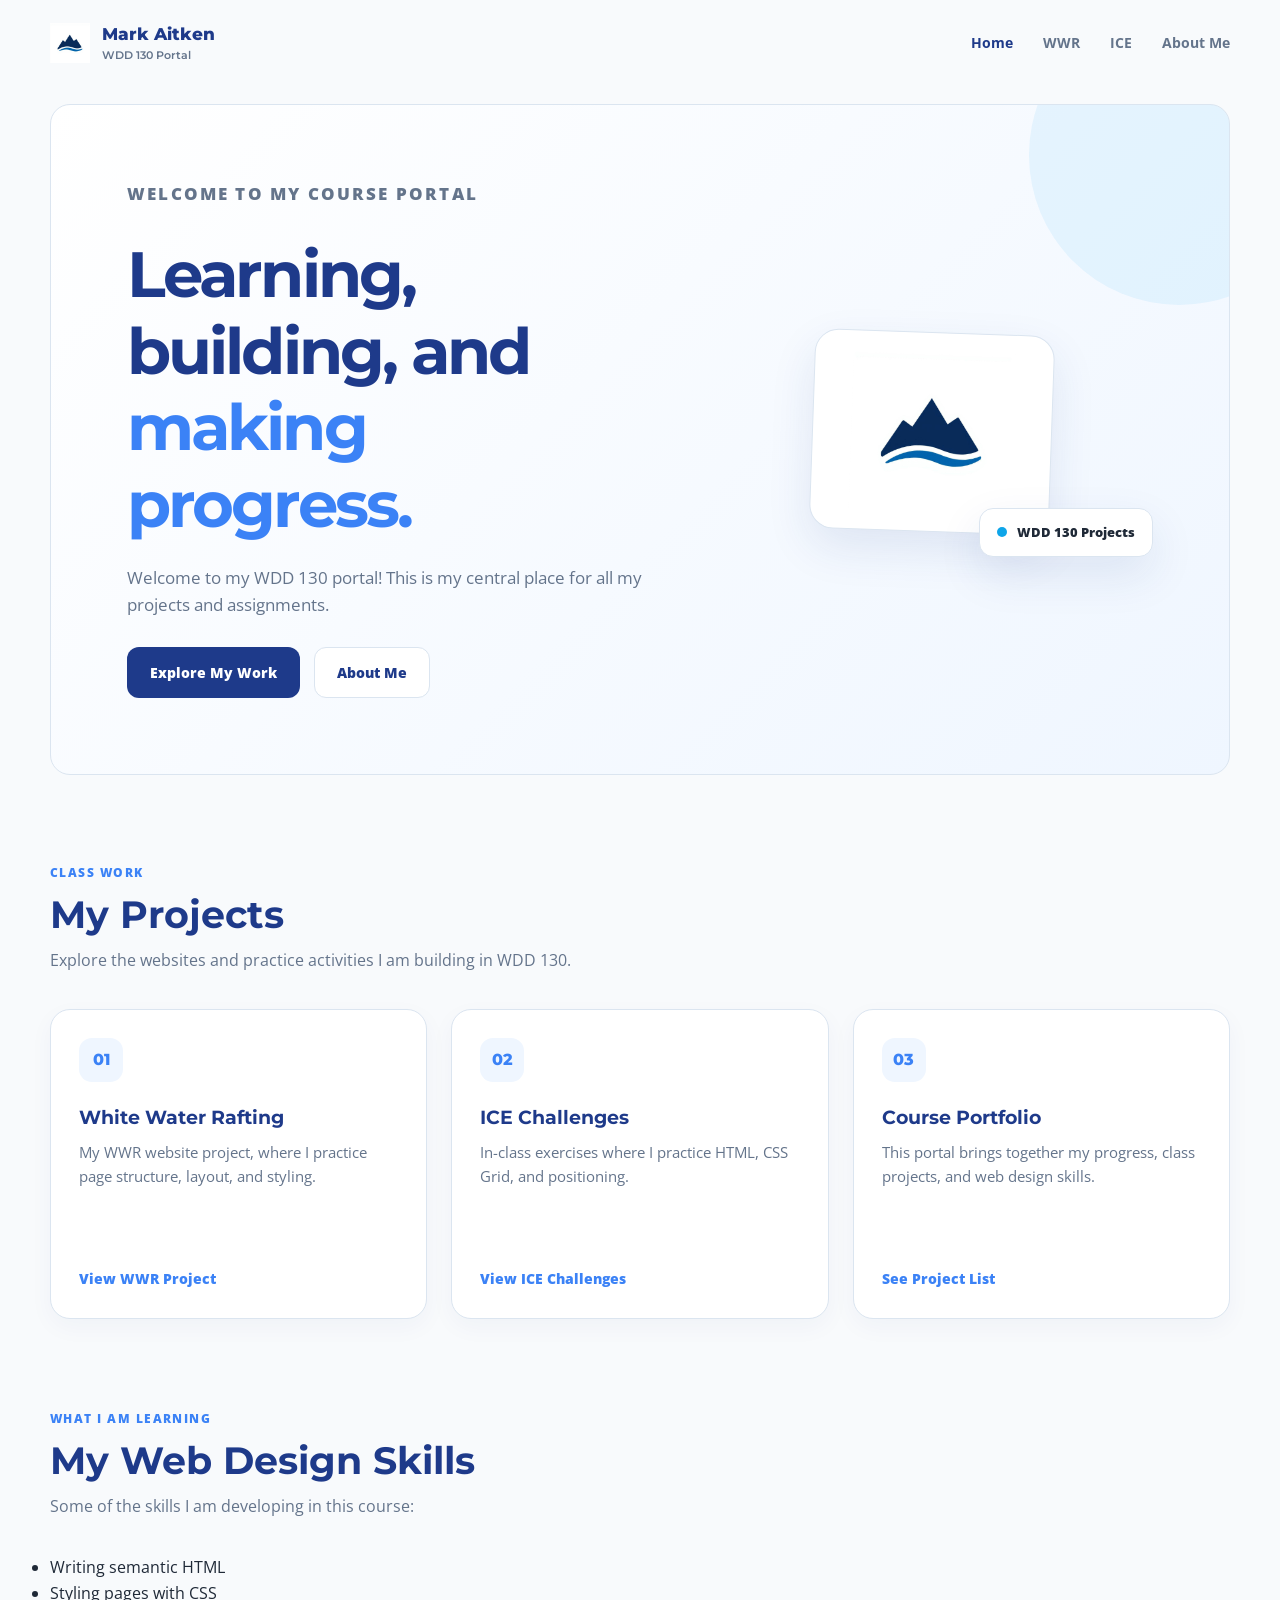
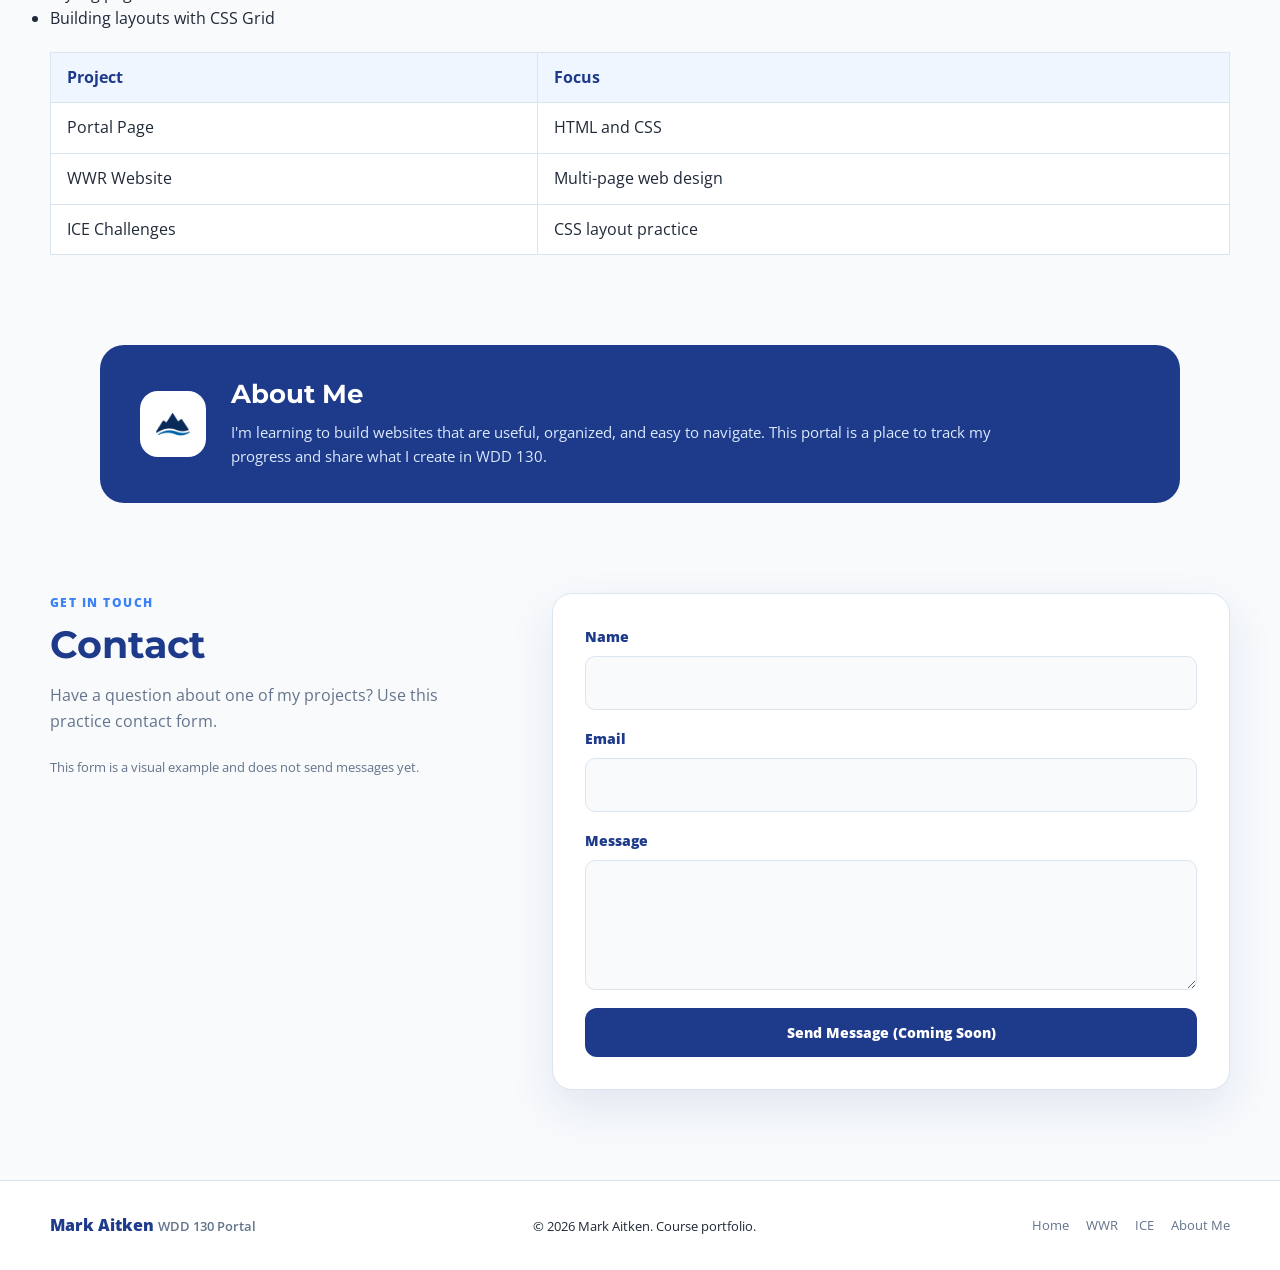
<file: index.html>
<!DOCTYPE html>
<html lang="en">
<head>
    <meta charset="UTF-8">
    <meta name="viewport" content="width=device-width, initial-scale=1.0">
    <meta name="description" content="Mark Aitken's WDD 130 course portal for projects and assignments.">
    <title>Mark Aitken | WDD 130 Portal</title>

    <!-- Google Fonts -->
    <link rel="preconnect" href="https://fonts.googleapis.com">
    <link rel="preconnect" href="https://fonts.gstatic.com" crossorigin>
    <link href="https://fonts.googleapis.com/css2?family=Montserrat:wght@500;600;700;800&family=Open+Sans:wght@400;600;700&display=swap" rel="stylesheet">

    <!-- Link to CSS stylesheet -->
    <link rel="stylesheet" href="styles/styles.css">
</head>

<body>
    <header class="site-header">
        <a class="brand" href="index.html">
            <img class="brand-logo" src="Images/logo.png" alt="Mark Aitken logo">

            <span class="brand-name">
                Mark Aitken
                <small>WDD 130 Portal</small>
            </span>
        </a>

        <nav class="site-nav" aria-label="Main navigation">
            <a class="active" href="index.html">Home</a>
            <a href="#wwr">WWR</a>
            <a href="ice.html">ICE</a>
            <a href="about.html">About Me</a>
        </nav>
    </header>

    <main>
        <!-- Welcome section -->
        <section class="hero" aria-labelledby="hero-title">
            <div class="hero-copy">
                <p class="eyebrow">WELCOME TO MY COURSE PORTAL</p>

                <h1 id="hero-title">
                    Learning, building, and
                    <span>making progress.</span>
                </h1>

                <p class="hero-intro">
                    Welcome to my WDD 130 portal! This is my central place
                    for all my projects and assignments.
                </p>

                <div class="hero-actions">
                    <a class="button button-primary" href="#projects">
                        Explore My Work
                    </a>
                    <a class="button button-secondary" href="about.html">
                        About Me
                    </a>
                </div>
            </div>

            <div class="hero-art">
                <div class="hero-image-frame">
                    <img src="Images/logo.png" alt="My portfolio logo">
                </div>

                <div class="image-note">
                    <span class="note-dot"></span>
                    WDD 130 Projects
                </div>
            </div>
        </section>

        <!-- My Projects -->
        <section id="projects" class="section-wrap">
            <div class="section-heading">
                <div>
                    <span class="section-label">CLASS WORK</span>
                    <h2>My Projects</h2>
                    <p>
                        Explore the websites and practice activities
                        I am building in WDD 130.
                    </p>
                </div>
            </div>

            <div class="project-grid">
                <article id="wwr" class="project-card">
                    <span class="project-number">01</span>
                    <h3>White Water Rafting</h3>
                    <p>
                        My WWR website project, where I practice
                        page structure, layout, and styling.
                    </p>
                    <a class="project-link" href="wwr/index.html">
                        View WWR Project
                    </a>
                </article>

                <article id="ice" class="project-card">
                    <span class="project-number">02</span>
                    <h3>ICE Challenges</h3>
                    <p>
                        In-class exercises where I practice HTML,
                        CSS Grid, and positioning.
                    </p>
                    <a class="project-link" href="ice.html">
                        View ICE Challenges
                    </a>
                </article>

                <article class="project-card">
                    <span class="project-number">03</span>
                    <h3>Course Portfolio</h3>
                    <p>
                        This portal brings together my progress,
                        class projects, and web design skills.
                    </p>
                    <a class="project-link" href="#project-list">
                        See Project List
                    </a>
                </article>
            </div>
        </section>

        <!-- Skills and Table -->
        <section id="project-list" class="section-wrap">
            <div class="section-heading">
                <div>
                    <span class="section-label">WHAT I AM LEARNING</span>
                    <h2>My Web Design Skills</h2>
                    <p>
                        Some of the skills I am developing in this course:
                    </p>
                </div>
            </div>

            <ul>
                <li>Writing semantic HTML</li>
                <li>Styling pages with CSS</li>
                <li>Building layouts with CSS Grid</li>
            </ul>

            <table class="project-table">
                <thead>
                    <tr>
                        <th>Project</th>
                        <th>Focus</th>
                    </tr>
                </thead>
                <tbody>
                    <tr>
                        <td>Portal Page</td>
                        <td>HTML and CSS</td>
                    </tr>
                    <tr>
                        <td>WWR Website</td>
                        <td>Multi-page web design</td>
                    </tr>
                    <tr>
                        <td>ICE Challenges</td>
                        <td>CSS layout practice</td>
                    </tr>
                </tbody>
            </table>
        </section>

        <!-- About Me -->
        <section id="about" class="about-strip">
            <div class="about-symbol">
                <img src="Images/logo.png" alt="Portfolio logo">
            </div>

            <div>
                <h2>About Me</h2>
                <p>
                    I'm learning to build websites that are useful,
                    organized, and easy to navigate. This portal is
                    a place to track my progress and share what I
                    create in WDD 130.
                </p>
            </div>
        </section>

        <!-- Contact -->
        <section id="contact" class="contact">
            <div class="contact-copy">
                <span class="section-label">GET IN TOUCH</span>
                <h2>Contact</h2>
                <p>
                    Have a question about one of my projects?
                    Use this practice contact form.
                </p>
                <p>
                    <small>
                        This form is a visual example and does not
                        send messages yet.
                    </small>
                </p>
            </div>

            <form class="contact-form" action="#contact" method="get">
                <div class="form-group">
                    <label for="visitor-name">Name</label>
                    <input id="visitor-name" name="name"
                           type="text" required>
                </div>

                <div class="form-group">
                    <label for="visitor-email">Email</label>
                    <input id="visitor-email" name="email"
                           type="email" required>
                </div>

                <div class="form-group">
                    <label for="visitor-message">Message</label>
                    <textarea id="visitor-message"
                              name="message" required></textarea>
                </div>

                <button class="button button-primary"
                        type="button" disabled>
                    Send Message (Coming Soon)
                </button>
            </form>
        </section>
    </main>

    <!-- Footer -->
    <footer class="site-footer">
        <a class="footer-brand" href="index.html">
            Mark Aitken <span>WDD 130 Portal</span>
        </a>

        <p>&copy; 2026 Mark Aitken. Course portfolio.</p>

        <div class="footer-links">
            <a href="index.html">Home</a>
            <a href="#wwr">WWR</a>
            <a href="ice.html">ICE</a>
            <a href="about.html">About Me</a>
        </div>
    </footer>
</body>
</html>
</file>
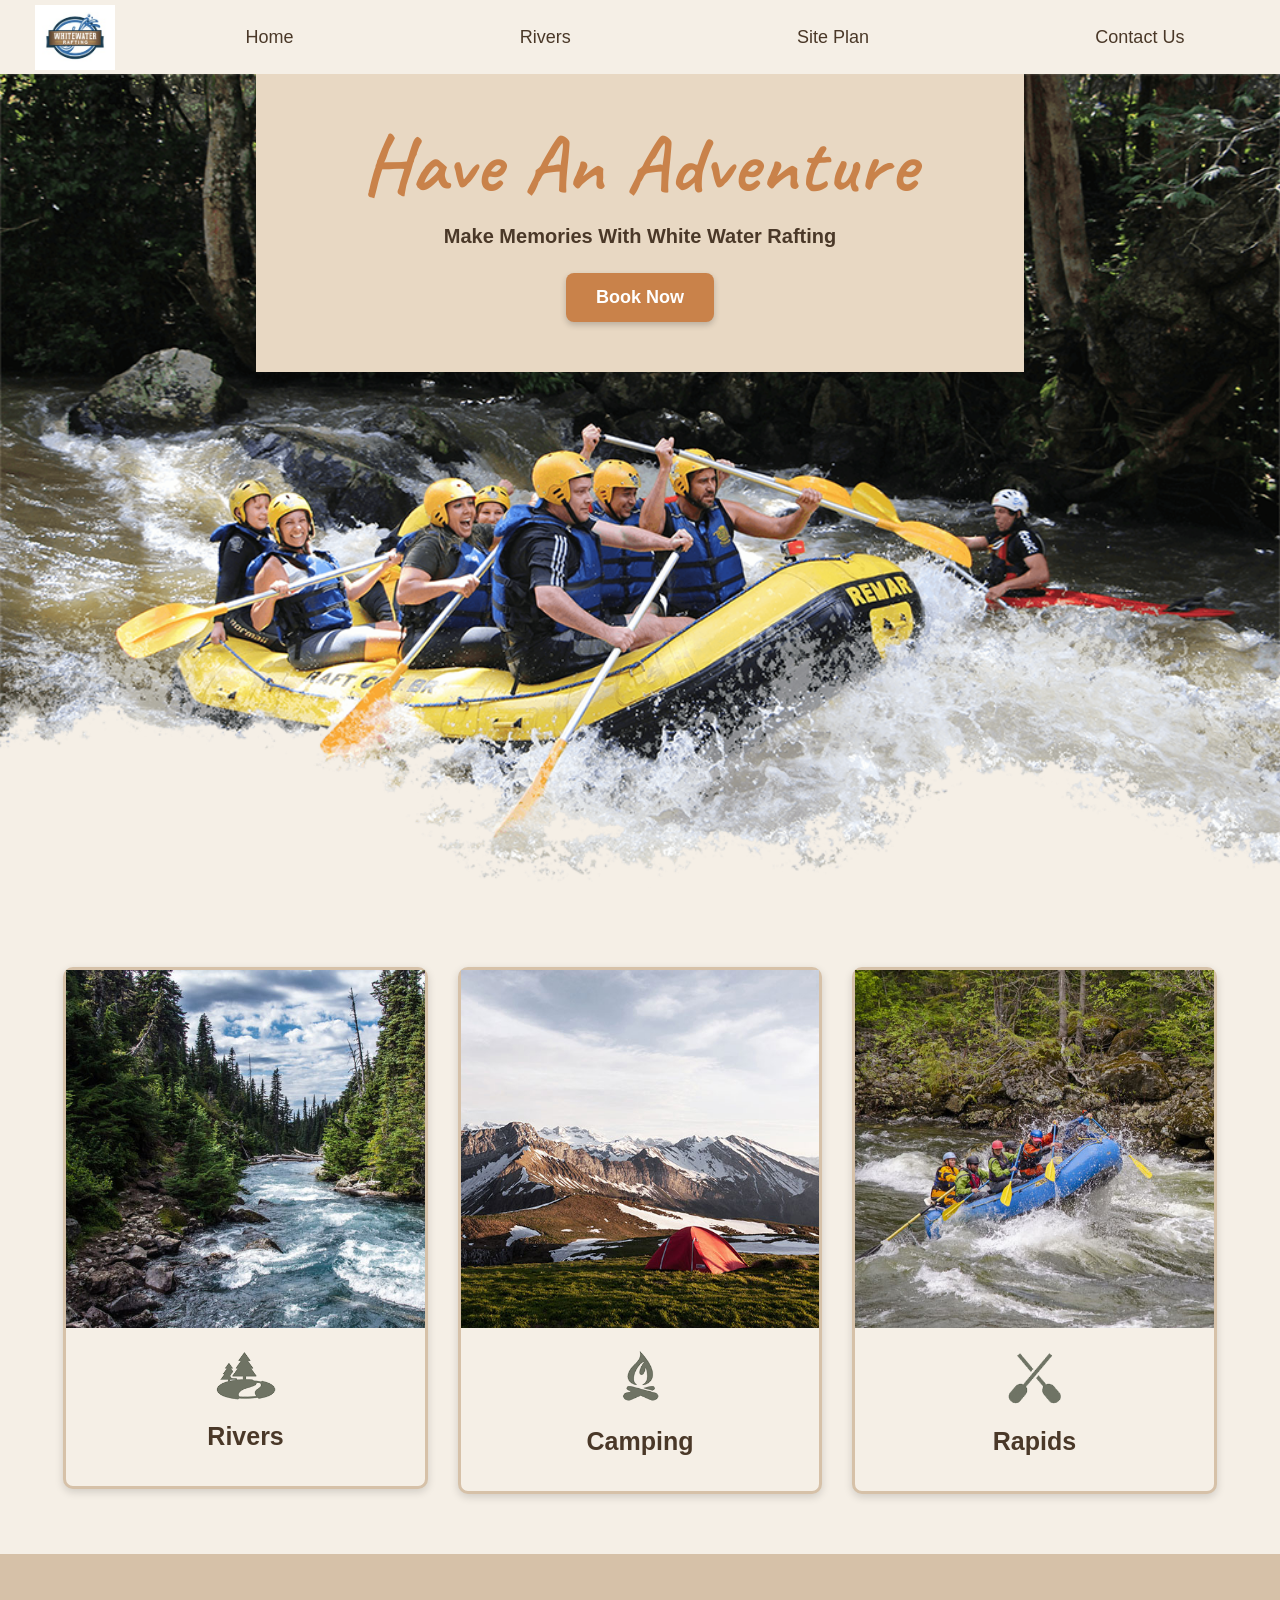
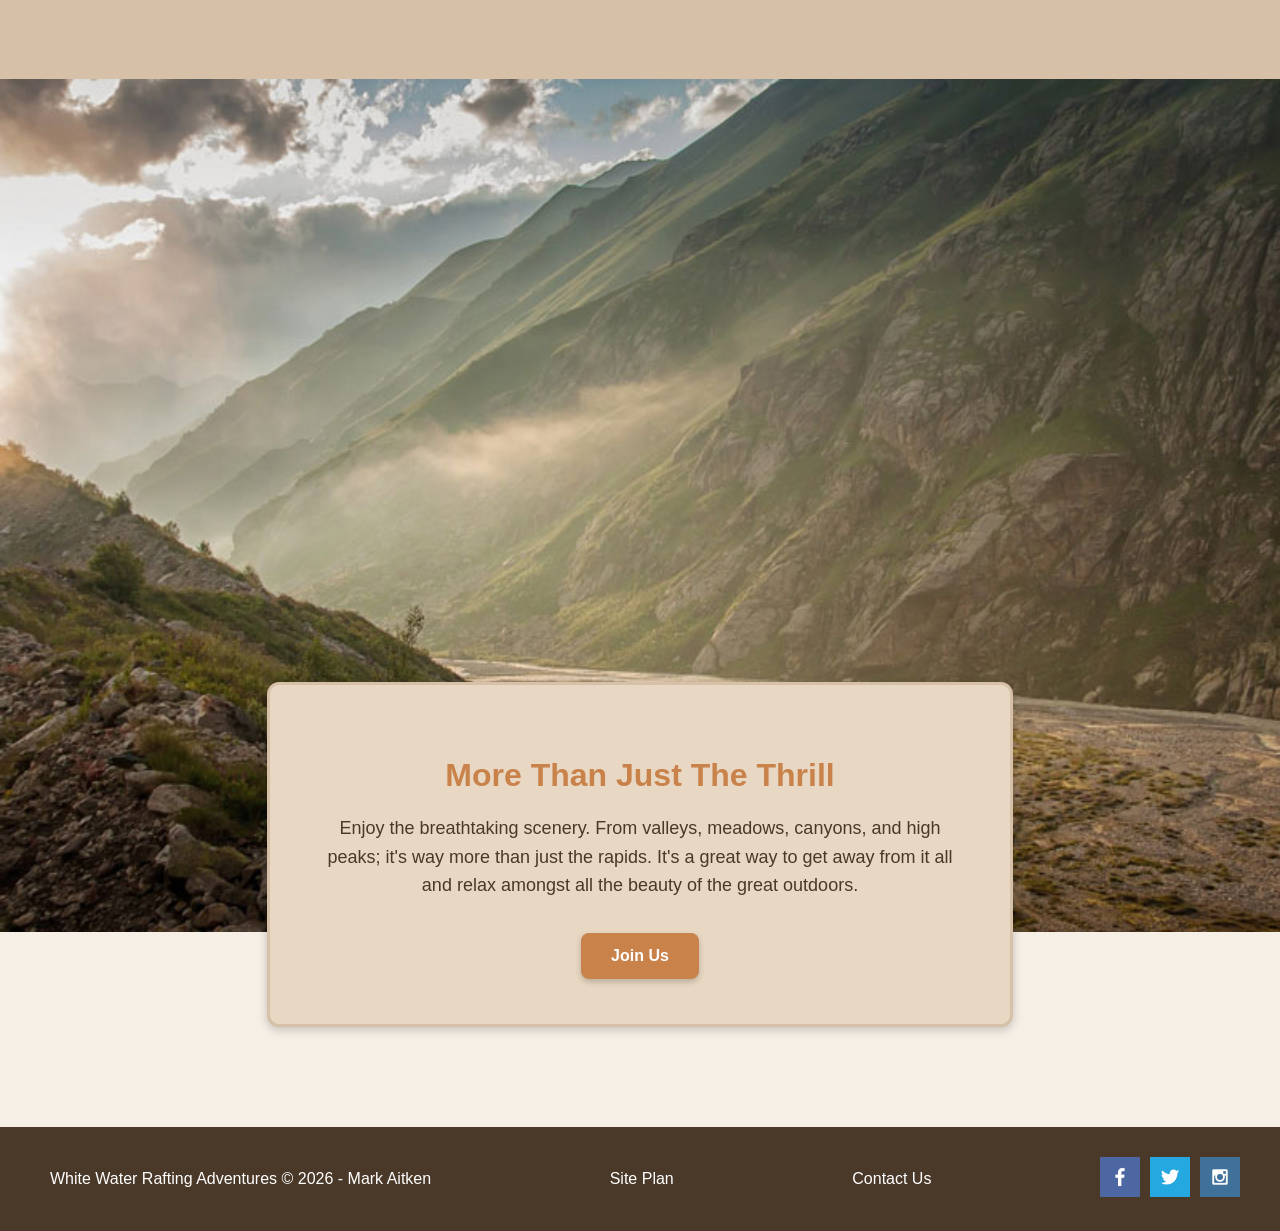
<file: wwr/index.html>
<!DOCTYPE html>
<html lang="en">

<head>
    <meta charset="UTF-8">
    <meta name="viewport" content="width=device-width, initial-scale=1.0">

    <title>White Water Rafting Adventures</title>

    <link rel="preconnect" href="https://fonts.googleapis.com">
    <link rel="preconnect" href="https://fonts.gstatic.com" crossorigin>

    <link href="https://fonts.googleapis.com/css2?family=Caveat:wght@400..700&display=swap"
        rel="stylesheet">

    <link rel="stylesheet" href="styles/styles.css">
</head>

<body>

    <div id="content">

        <!-- =========================
             HEADER
        ========================== -->

        <header>

            <a id="logo_link" href="index.html">
                <img class="logo"
                     src="images/Picture1_wwr.jpg"
                     alt="White Water Rafting Logo">
            </a>

            <nav>
                <a href="index.html">Home</a>
                <a href="rivers.html">Rivers</a>
                <a href="site-plan-rafting.html">Site Plan</a>
                <a href="contactus.html">Contact Us</a>
            </nav>

        </header>


        <!-- =========================
             MAIN
        ========================== -->

        <main>

            <!-- HERO SECTION -->

            <div id="hero">

                <div id="hero-box">

                    <img id="hero-img"
                         src="images/hero.png"
                         alt="People enjoying white water rafting">

                </div>

                <section id="hero-msg">

                    <h1 class="home-title">
                        Have An Adventure
                    </h1>

                    <h4>
                        Make Memories With White Water Rafting
                    </h4>

                    <div class="button-box">

                        <a class="book" href="contactus.html">
                            Book Now
                        </a>

                    </div>

                </section>

            </div>


            <!-- =========================
                 CARDS
            ========================== -->

            <section class="rivers-card">

                <img class="card-img"
                     src="images/rivers.jpg"
                     alt="White water rafting river">

                <img class="icon"
                     src="images/river_icon.png"
                     alt="River icon">

                <h2>Rivers</h2>

            </section>


            <section class="camping-card">

                <img class="card-img"
                     src="images/camping.jpg"
                     alt="Camping near the river">

                <img class="icon"
                     src="images/fire_icon.png"
                     alt="Camping icon">

                <h2>Camping</h2>

            </section>


            <section class="rapids-card">

                <img class="card-img"
                     src="images/rapids.jpg"
                     alt="People rafting through rapids">

                <img class="icon"
                     src="images/oars.png"
                     alt="Oars icon">

                <h2>Rapids</h2>

            </section>


            <!-- =========================
                 BACKGROUND
            ========================== -->

            <div id="background"></div>


            <!-- =========================
                 MOUNTAINS
            ========================== -->

            <img class="mountains"
                 src="images/mountains.jpg"
                 alt="Misty mountains">


            <!-- =========================
                 MESSAGE
            ========================== -->

            <section class="msg">

                <h2>
                    More Than Just The Thrill
                </h2>

                <p>
                    Enjoy the breathtaking scenery. From valleys,
                    meadows, canyons, and high peaks; it's way more
                    than just the rapids. It's a great way to get
                    away from it all and relax amongst all the beauty
                    of the great outdoors.
                </p>

                <a class="join" href="rivers.html">
                    Join Us
                </a>

            </section>

        </main>


        <!-- =========================
             FOOTER
        ========================== -->

        <footer>

            <p>
                White Water Rafting Adventures &copy; 2026 - Mark Aitken
            </p>

            <p>
                <a href="site-plan-rafting.html">
                    Site Plan
                </a>
            </p>

            <p>
                <a href="contactus.html">
                    Contact Us
                </a>
            </p>

            <div class="social">

                <a href="https://facebook.com" target="_blank">
                    <img src="images/facebook.png"
                         alt="Facebook icon">
                </a>

                <a href="https://twitter.com" target="_blank">
                    <img src="images/twitter.png"
                         alt="Twitter icon">
                </a>

                <a href="https://instagram.com" target="_blank">
                    <img src="images/instagram.png"
                         alt="Instagram icon">
                </a>

            </div>

        </footer>

    </div>

</body>

</html>
</file>
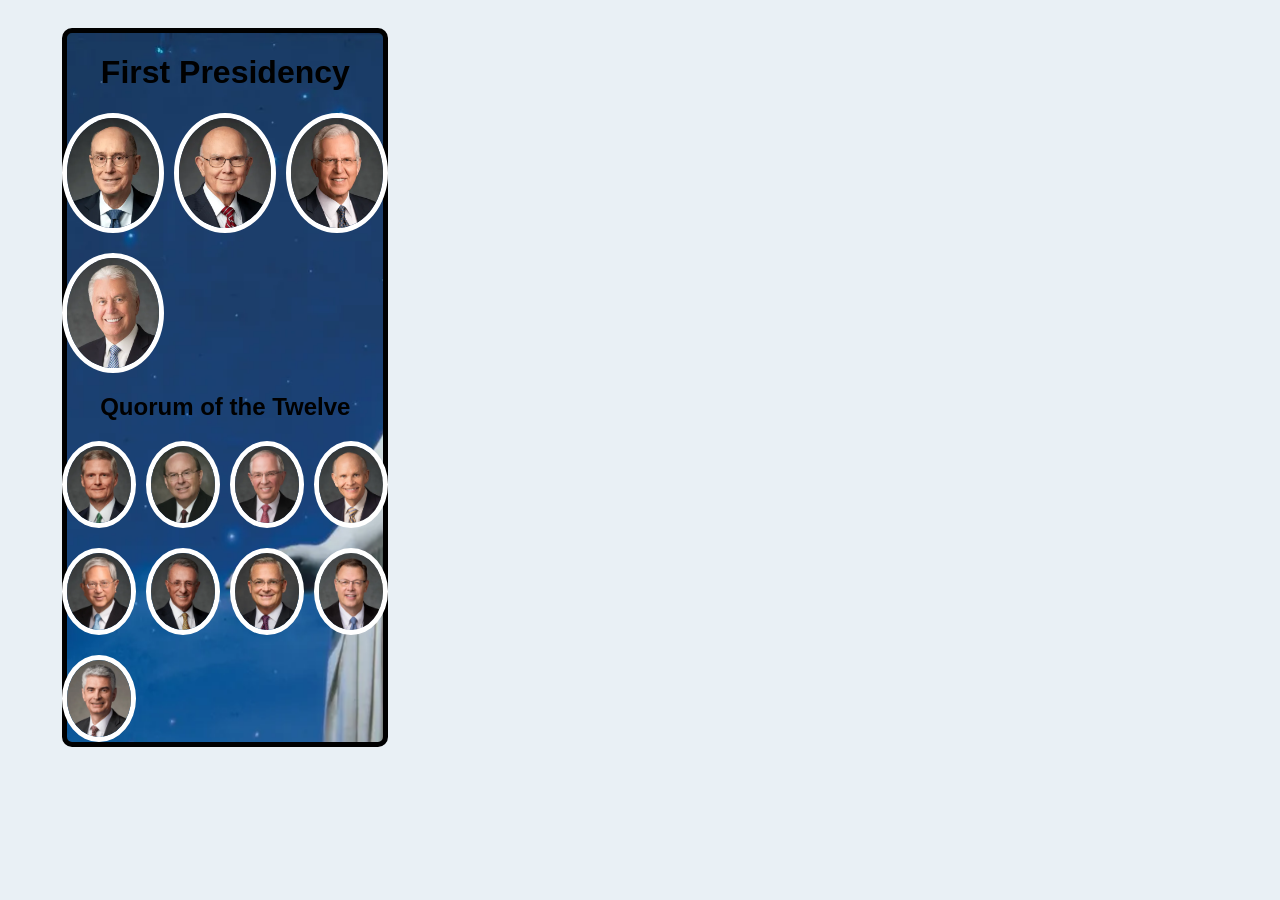
<file: ice/apostle_spotlight/apostles.html>
<!DOCTYPE html>
<html lang="en">
<head>
    <meta charset="UTF-8">
    <meta name="viewport" content="width=device-width, initial-scale=1.0">
    <title>Apostles Spotlights</title>
    <style>
        /* Insert styles here */
        #main-section {
            background-image: url('images/christus.webp');

            display: flex;
            flex-direction: column;
            align-items: center;
            width: 80%;
            border: 5px solid black;
            border-radius: 10px;  
            margin-left: auto;
            margin-right: auto;
        }
        
        
        body {
            background: #E9F0F5;
            display: grid;
            grid-template-columns: 1fr 1fr 1fr;
            gap: 20px;
            font-family: Helvetica, Arial, sans-serif;
            padding: 20px;
        }
        
        
        img {
            width: 100%;
            height: auto;
            border-radius: 50%;
            border: 5px solid white;
        }

        #h1 {
            color: #FFFFFE;
            font-size: 40px;
            text-align: center;
        }

        #h2 {
            color: #FFFFFE;
            font-size: 30px;
            text-align: center;
        }

        #first-presidency {
            display: grid;
            grid-template-columns: 1fr 1fr 1fr;
            gap: 20px;
            justify-items: center;
        }

        #quorum {
            display: grid;
            grid-template-columns: 1fr 1fr 1fr 1fr;
            gap: 20px;
            justify-items: center;
        }

    </style>
</head>
<body>
    <!-- Insert HTML elements here -->
    <div id="main-section">

    <h1>First Presidency</h1>

    <div id="first-presidency">
        <img src="images/eyring.webp" alt="Eyring">
        <img src="images/oaks.webp" alt="Oaks">
        <img src="images/christofferson.webp" alt="Christofferson">
        <img src="images/uchtdorf.webp" alt="Uchtdorf">
    </div>

    <h2>Quorum of the Twelve</h2>

    <div id="quorum">
        <img src="images/bednar.webp" alt="Bednar">
        <img src="images/cook.webp" alt="Cook">
        <img src="images/anderson.webp" alt="Anderson">
        <img src="images/renlund.webp" alt="Renlund">
        <img src="images/gong.webp" alt="Gong">
        <img src="images/soares.webp" alt="Soares">
        <img src="images/kearon.webp" alt="Kearon">
        <img src="images/gilbert.webp" alt="Gilbert">
        <img src="images/causse.webp" alt="Causse">
    </div>

</div>

<!DOCTYPE html>
<html lang="en">
<head>
</file>
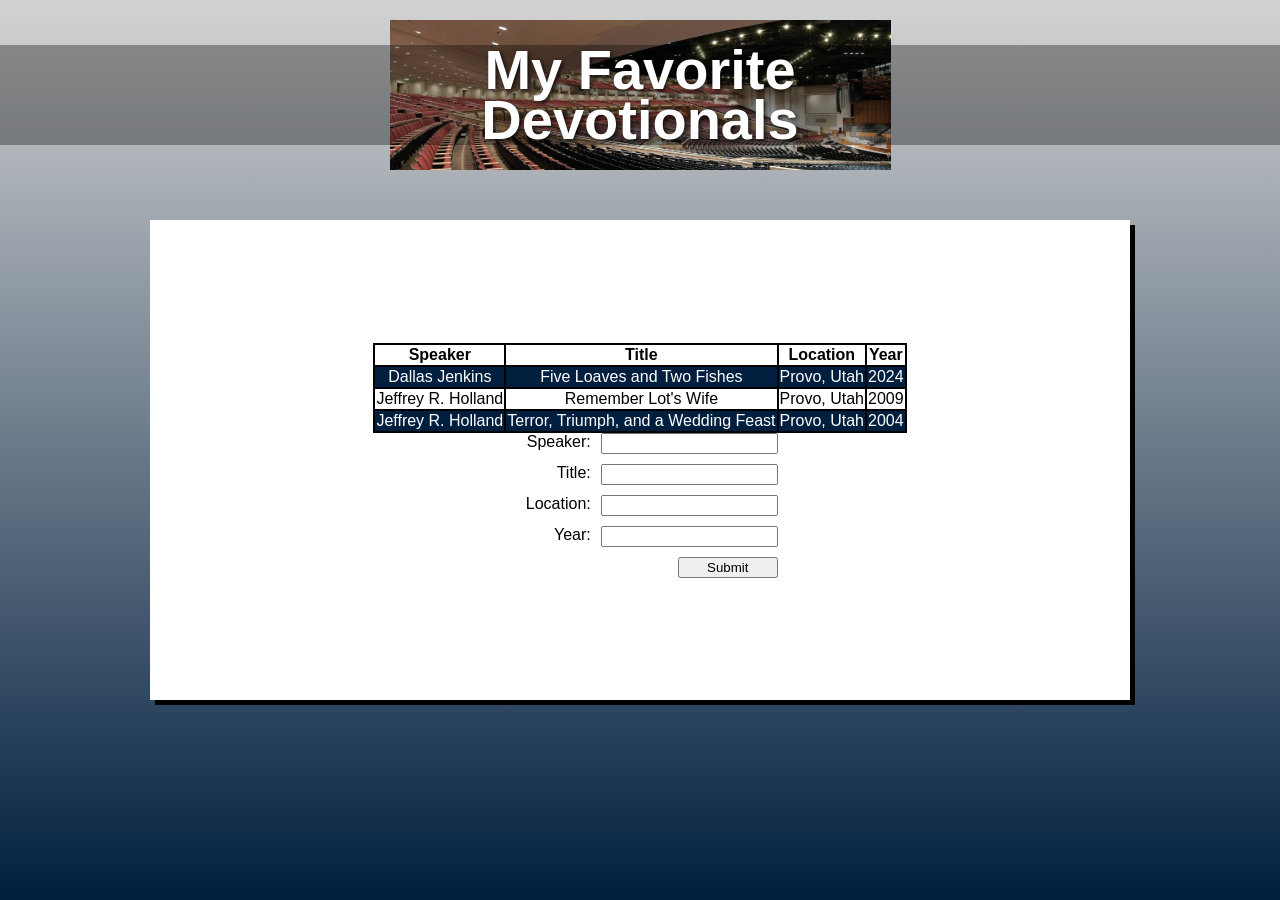
<file: ice/favorite_devo/favdevo.html>
<!DOCTYPE html>
<html lang="en">
<head>
  <meta charset="UTF-8" />
  <meta name="viewport" content="width=device-width, initial-scale=1.0"/>
  <title>My Favorite Devotionals</title>
  <link rel="stylesheet" href="styles/styles.css" />
</head>
<body>
  <div class="container">
    <header class="header">
      <div class="header-image">
        <h1>My Favorite<br>Devotionals</h1>
      </div>
    </header>
    <main>
      <div class="content-box">
        <table>
  <tr>
    <th>Speaker</th>
    <th>Title</th>
    <th>Location</th>
    <th>Year</th>
  </tr>
  <tr>
    <td>Dallas Jenkins</td>
    <td>Five Loaves and Two Fishes</td>
    <td>Provo, Utah</td>
    <td>2024</td>
  </tr>
  <tr>
    <td>Jeffrey R. Holland</td>
    <td>Remember Lot's Wife</td>
    <td>Provo, Utah</td>
    <td>2009</td>
  </tr>
  <tr>
    <td>Jeffrey R. Holland</td>
    <td>Terror, Triumph, and a Wedding Feast</td>
    <td>Provo, Utah</td>
    <td>2004</td>
  </tr>
</table>
    
<form>
      <label for="speaker-name">Speaker: </label>
      <input type="text" id="speaker-name" name="speaker-name">
      
      <label for="title">Title: </label>
      <input type="text" id="title" name="title" required>
      
      <label for="location">Location: </label>
      <input type="text" id="location" name="location" required>
      
      <label for="year">Year: </label>
      <input type="text" id="year" name="year">

      <input type="Submit" value="Submit">

    </form>
      </div>
    </main>
  </div>
</body>
</html>
</file>
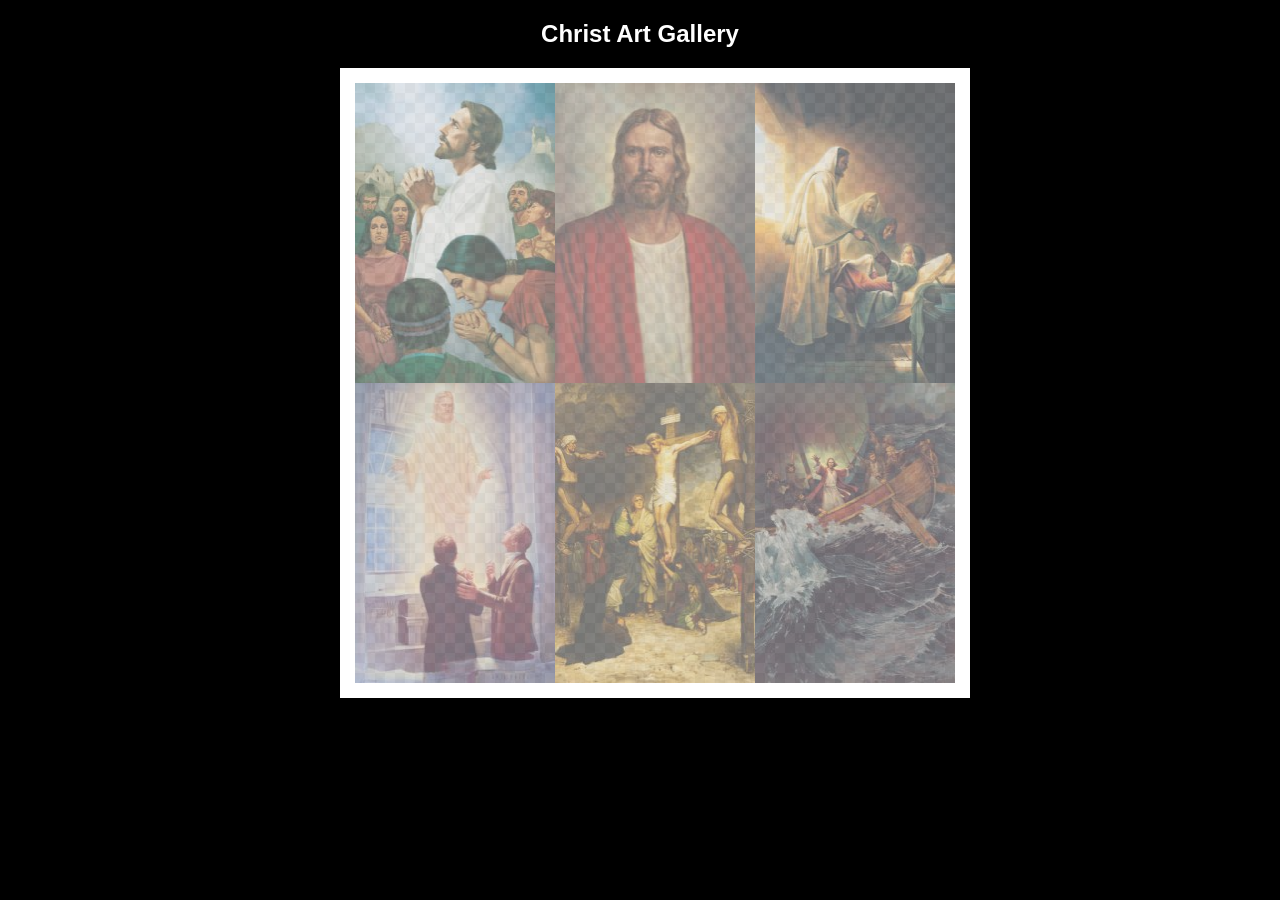
<file: ice/gallery/gallery.html>
<!DOCTYPE html>
<html lang="en">
<head>
    <meta charset="UTF-8">
    <meta name="viewport" content="width=device-width, initial-scale=1.0">
    <title>Images of Christ</title>
    <style>
        body {
            background: black;
        }
        #wrapper{
            width: 600px;
            margin: 0 auto;
        }
        nav {
            color: white;
            text-align: center;
            font-family: Haettenschweiler, 'Arial Narrow Bold', sans-serif;
        }
        #gallery{
            display: grid;
            grid-template-columns: 200px 200px 200px;
            border: 15px solid rgb(255, 255, 255);
            width: 100%;
            background-color: #ddd;
            background-image:
                linear-gradient(45deg, #ccc 26%, transparent 26%), 
                linear-gradient(135deg, #ccc 26%, transparent 26%),
                linear-gradient(45deg, transparent 75%, #ccc 75%),
                linear-gradient(135deg, transparent 75%, #ccc 75%);
            background-size: 20px 20px; /* Must be a square */
            background-position: 0 0, 10px 0, 10px -10px, 0px 10px; 
            
        }
        #gallery a {
            cursor: url('images/christus.png'), pointer;
        }
        #gallery img {
            /* make a thumbnail of the image that is 200x300 
               instead of using width and height here to help the page load faster */
            width: 200px; 
            height: 300px;

            opacity:50%;
            display:block;
        }
        #gallery img:hover{
            opacity: 100%;
        }
    </style>
</head>
<body>
    <div id="wrapper">
        <nav>
            <h1>Christ Art Gallery</h1>
        </nav>
        <main>
            <div id="gallery">
                <a href="images/big/img1.jpg"><img src="images/small/img1.jpg" alt="Christ praying with the Nephites" ></a>
                <a href="images/big/img2.jpg"><img src="images/small/img2.jpg" alt="Jesus the Christ" ></a>
                <a href="images/big/img3.jpg"><img src="images/small/img3.jpg" alt="Jesus Raising the Daughter of Jairus" ></a>
                <a href="images/big/img4.jpg"><img src="images/small/img4.jpg" alt="The Lord Appears in the Kirtland Temple" ></a>
                <a href="images/big/img5.jpg"><img src="images/small/img5.jpg" alt="Crucifixion of Jesus Christ" ></a>
                <a href="images/big/img6.jpg"><img src="images/small/img6.jpg" alt="Jesus Calms the Storm" ></a>
            </div>
        </main>
    </div>
</body>
</html>
</file>
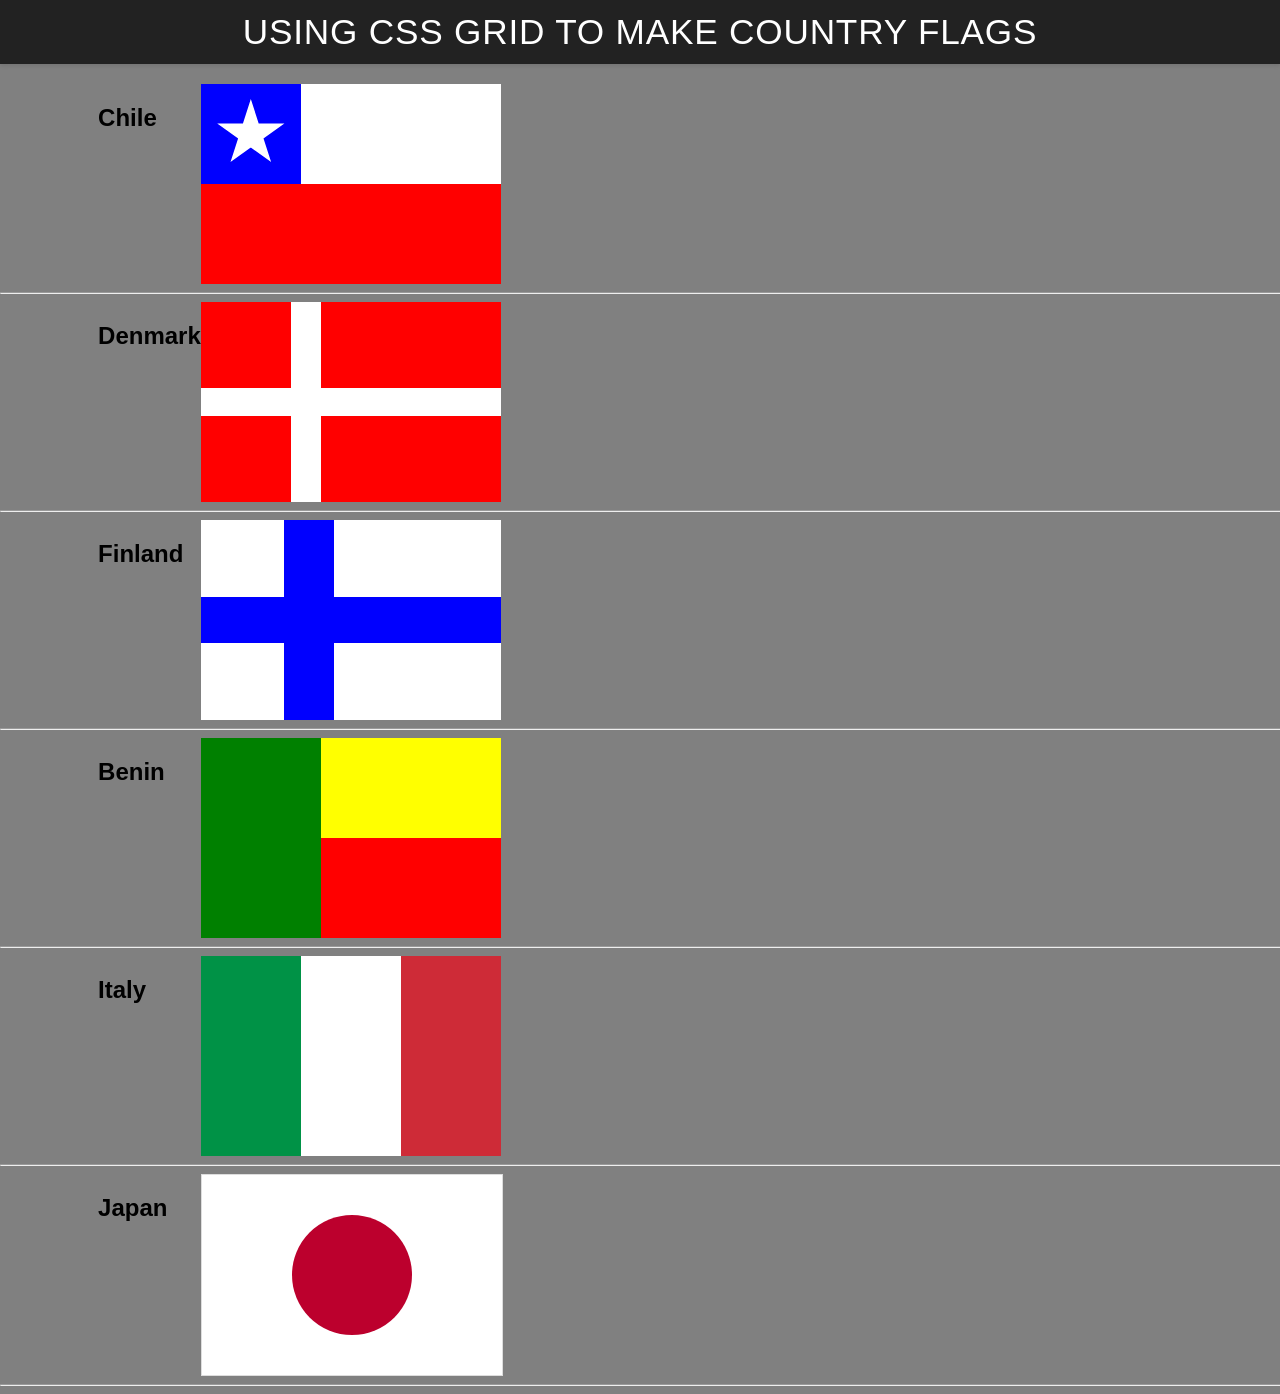
<file: ice/grid_flags/flags.html>
<!DOCTYPE html>
<html lang="en">

<head>
    <meta charset="UTF-8">
    <meta name="viewport" content="width=device-width, initial-scale=1.0">
    <title>Flag</title>
    <style>
        body {
            margin: 0;
            font-family: 'Helvetica Neue', sans-serif;
            background-color: gray;
        }

        header {
            background-color: #222;
            color: #fff;
            padding: 0.75rem 1.5rem;
            display: flex;
            align-items: center;
            justify-content: center;
            font-size: 1.1rem;
            letter-spacing: 0.05rem;
            text-transform: uppercase;
            box-shadow: 0 2px 4px rgba(0, 0, 0, 0.1);
        }

        header h1 {
            margin: 0;
            font-weight: 400;
        }
        main {
            display: grid;
            grid-template-columns: .1fr .1fr 1fr .1fr;
            margin-top: 20px;
        }
        hr {
            width: 100%;
            grid-column: 1 / 5;
        }
        h2 {
            grid-column: 2/3;
        }

        #blue {
            background: blue;
            grid-column: 1 / 2;
            display: grid;
            align-items: center;
            justify-items: center;
        }

        #white {
            background: white;
            grid-column: 2 / 4;
        }

        #red {
            background: red;
            grid-column: 1 / 4;
        }

        #chile {
            display: grid;
            grid-template-columns: 1fr 1fr 1fr;
            grid-template-rows: 1fr 1fr;
            height: 200px;
            width: 300px;
        }

        .star {
            width: 70px;
            aspect-ratio: 1;
            background: white;
            clip-path: polygon(50% 0, 79% 90%, 2% 35%, 98% 35%, 21% 90%);
        }

    #denmark {
           display: grid;
           width: 300px;
           height: 200px;
           grid-template-columns: 3fr 1fr 6fr;
           grid-template-rows: 3fr 1fr 3fr;
           gap: 0;
           background-color: white;
        }

    #dred1 {
           background-color: red;
           grid-column: 1;
           grid-row: 1;
        }

#dred2 {
    background-color: red;
    grid-column: 3;
    grid-row: 1;
}

#dred3 {
    background-color: red;
    grid-column: 1;
    grid-row: 3;
}

#dred4 {
    background-color: red;
    grid-column: 3;
    grid-row: 3;
}


#finland {
    display: grid;
    width: 300px;
    height: 200px;
    grid-template-columns: 5fr 3fr 10fr;
    grid-template-rows: 5fr 3fr 5fr;
    gap: 0;
    background-color: blue;
}

#fwhite1 {
    background-color: white;
    grid-column: 1;
    grid-row: 1;
}

#fwhite2 {
    background-color: white;
    grid-column: 3;
    grid-row: 1;
}

#fwhite3 {
    background-color: white;
    grid-column: 1;
    grid-row: 3;
}

#fwhite4 {
    background-color: white;
    grid-column: 3;
    grid-row: 3;
}

#benin {
    display: grid;
    width: 300px;
    height: 200px;
    grid-template-columns: 2fr 3fr;
    grid-template-rows: 1fr 1fr;
    gap: 0;
}

#bgreen {
    background-color: green;
    grid-column: 1;
    grid-row: 1 / 3;
}

#byellow {
    background-color: yellow;
    grid-column: 2;
    grid-row: 1;
}

#bred {
    background-color: red;
    grid-column: 2;
    grid-row: 2;
}


#italy {
    display: grid;
    width: 300px;
    height: 200px;
    grid-template-columns: 1fr 1fr 1fr;
}

#igreen {
    background-color: #009246;
    grid-column: 1;
}

#iwhite {
    background-color: white;
    grid-column: 2;
}

#ired {
    background-color: #ce2b37;
    grid-column: 3;
}

#japan {
    display: grid;
    width: 300px;
    height: 200px;
    grid-template-columns: 1fr;
    grid-template-rows: 1fr;
    place-items: center;
    background-color: white;
    border: 1px solid #ddd;
}

#jred {
    background-color: #bc002d;
    width: 120px;
    height: 120px;
    border-radius: 50%;
    grid-column: 1;
    grid-row: 1;
}

    </style>
</head>
<body>
    <header>
        <h1>Using CSS Grid to make Country Flags</h1>
    </header>
    <main>
        <h2>Chile</h2>
        <div id="chile">
            <div id="blue">
                <div class="star"></div>
            </div>
            <div id="white"></div>
            <div id="red"></div>
        </div>
        <hr>
    
    <h2>Denmark</h2>
    <div id="denmark">
        <div id="dred1"></div>
        <div id="dred2"></div>
        <div id="dred3"></div>
        <div id="dred4"></div>
    </div>
    <hr>

        <h2>Finland</h2>
        <div id="finland">
            <div id="fwhite1"></div>
            <div id="fwhite2"></div>
            <div id="fwhite3"></div>
            <div id="fwhite4"></div>
        </div>
        <hr>

        <h2>Benin</h2>
        <div id="benin">
            <div id="bgreen"></div>
            <div id="byellow"></div>
            <div id="bred"></div>
        </div>
        <hr>
        
<h2>Italy</h2>
<div id="italy">
    <div id="igreen"></div>
    <div id="iwhite"></div>
    <div id="ired"></div>
</div>
<hr>

<h2>Japan</h2>
<div id="japan">
    <div id="jred"></div>
</div>
<hr>

    </main>
</body>

</html>
</file>
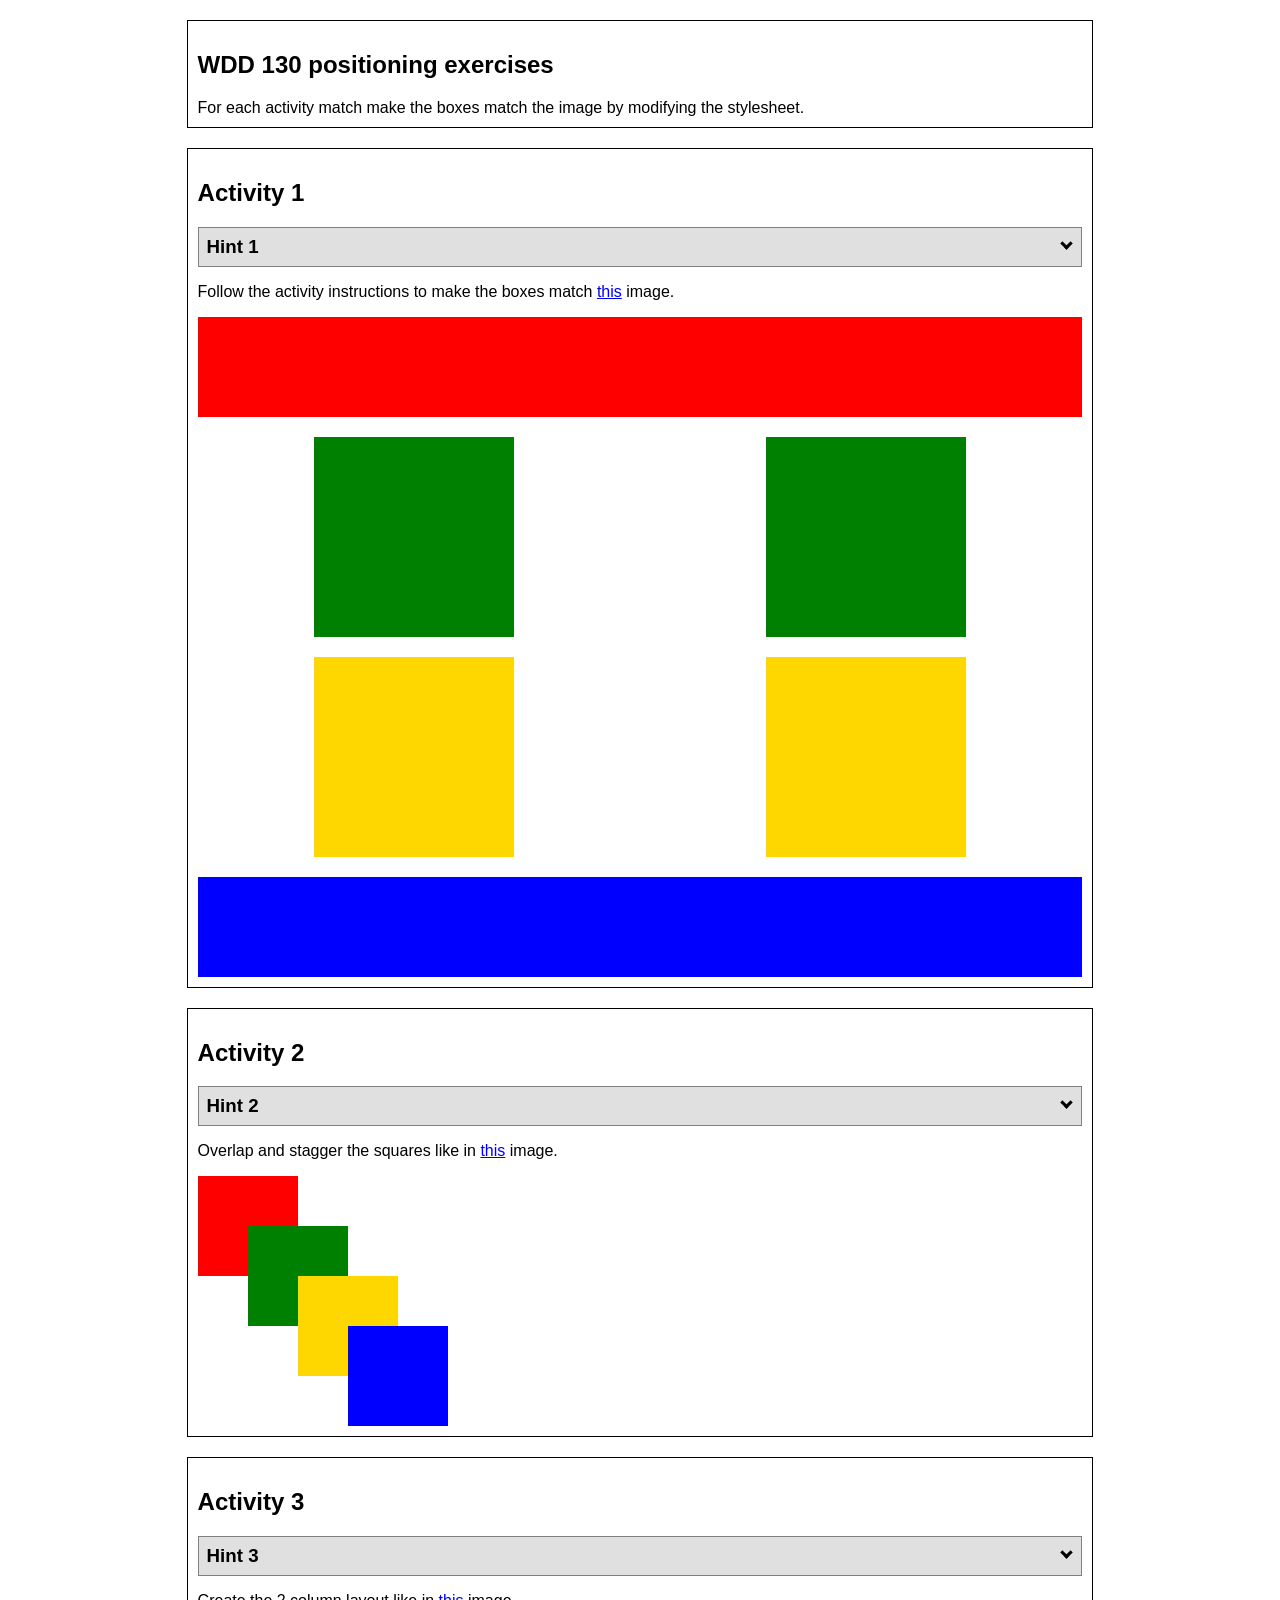
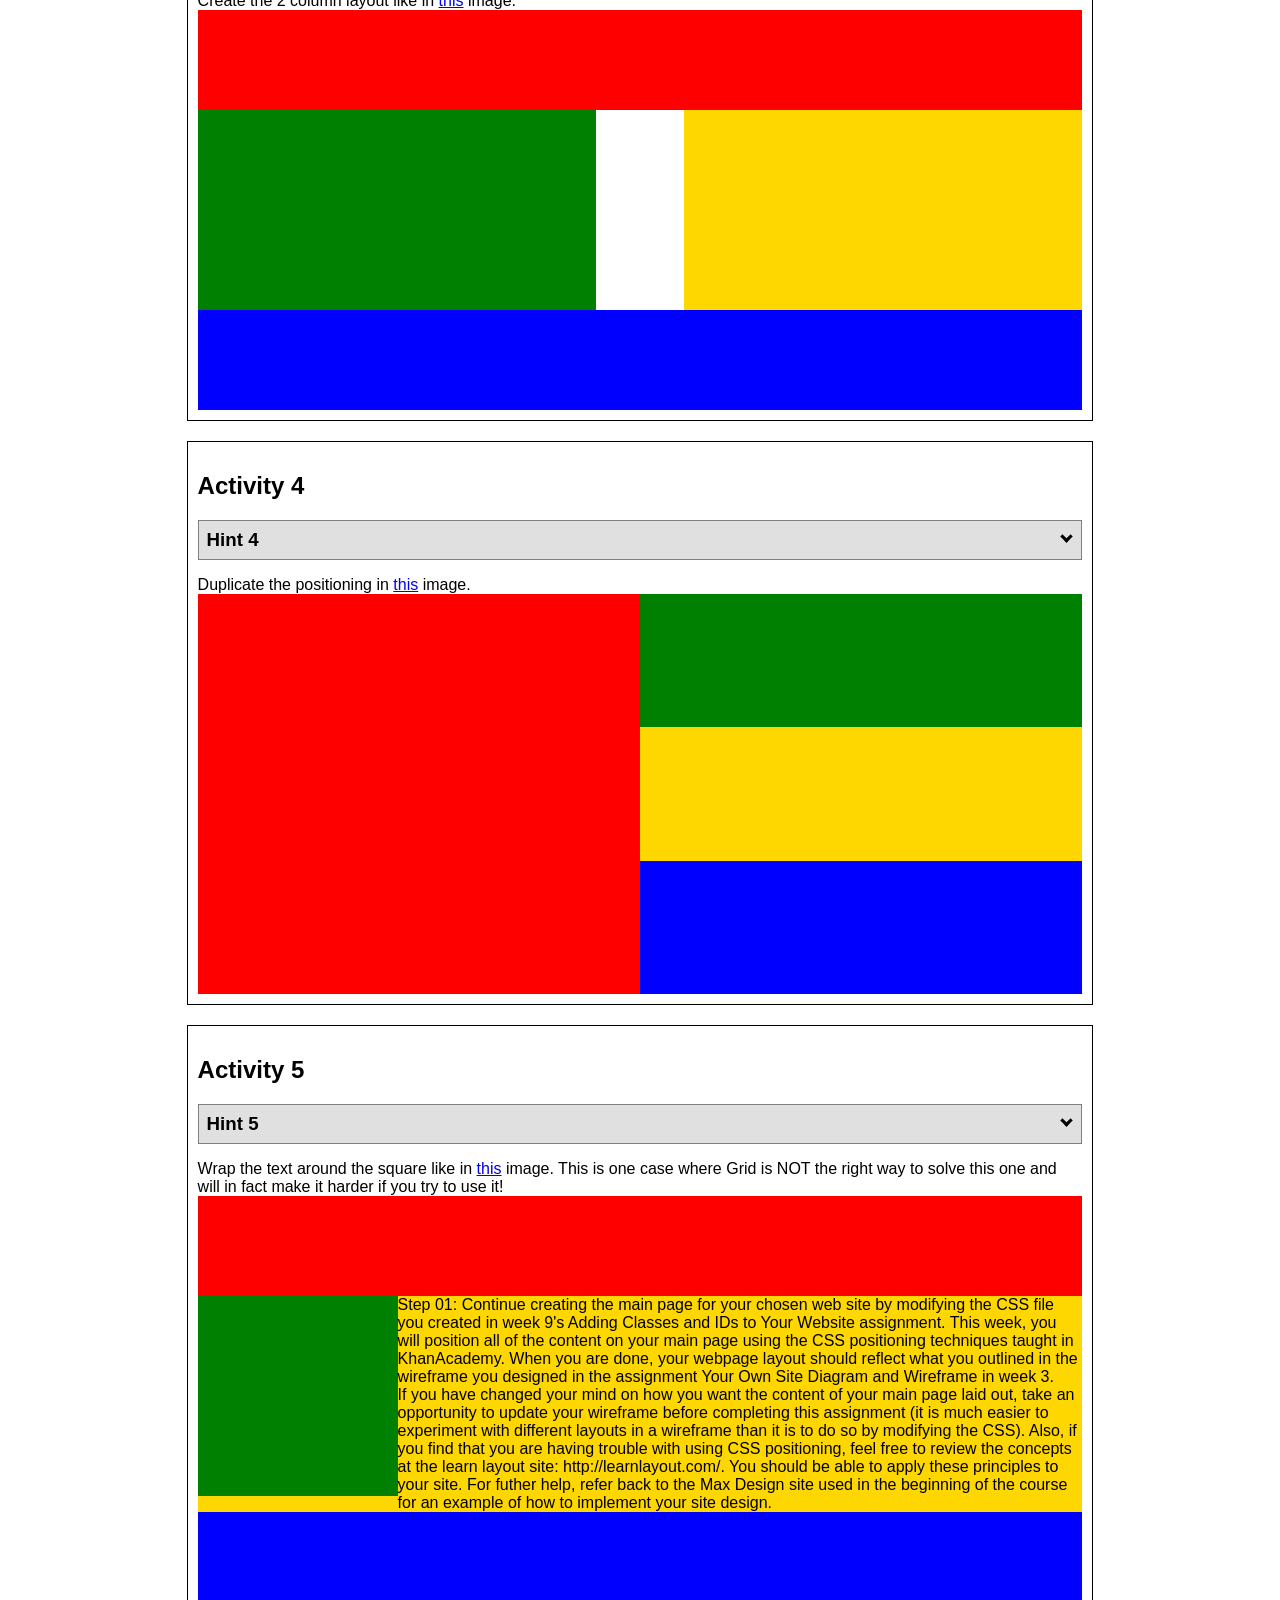
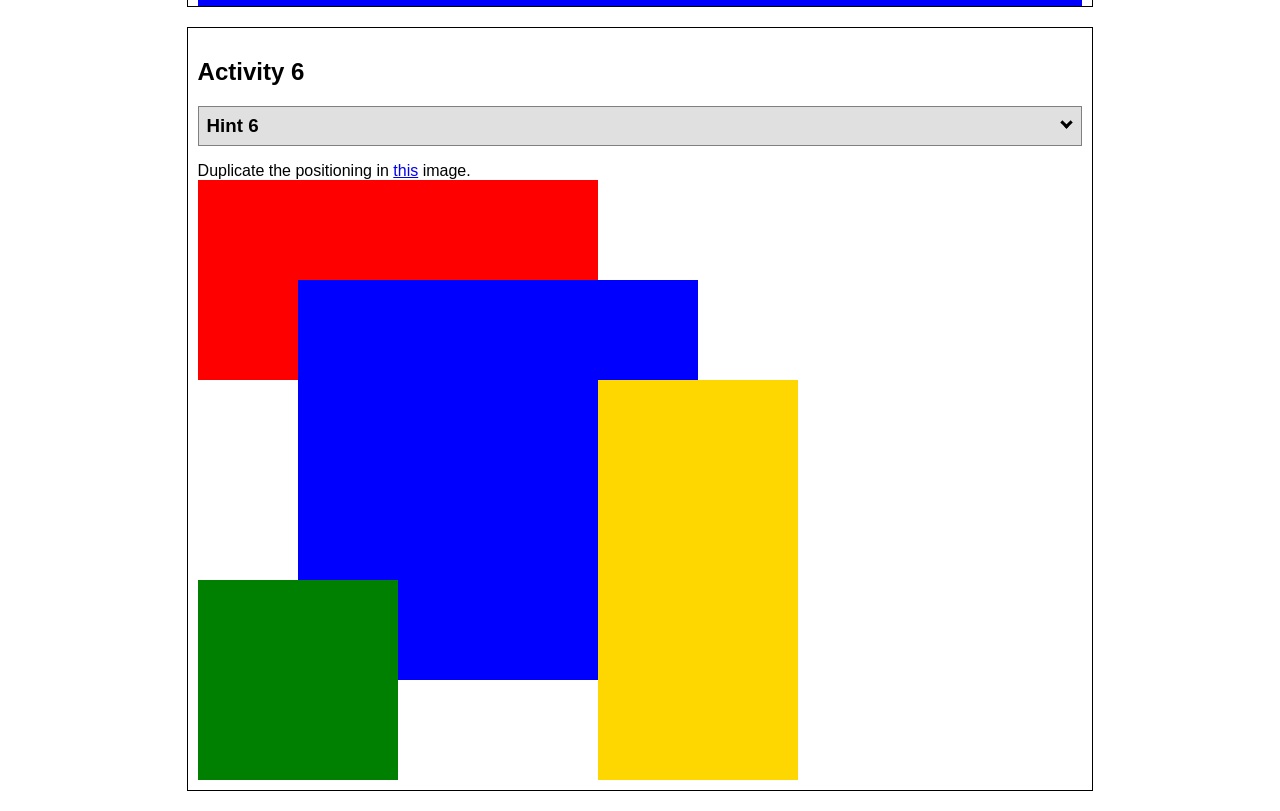
<file: ice/positioning/positioning.html>
<!DOCTYPE html>
<html lang="en">
  <head>
    <!-- HTML - Name: positioning.html -->
    <title>Positioning Activity</title>
    <link rel="stylesheet" type="text/css" href="positionstyles.css" />
  </head>
  <body>
    <div class="activity">
      <h2>WDD 130 positioning exercises</h2>
      For each activity match make the boxes match the image by modifying the stylesheet.</div>
    <div class="activity">
      <h2>Activity 1</h2>
      <section class="hint"><input type="checkbox" ><i></i> <h3>Hint 1</h3><div><p>Use the activity instructions for the firt activity</a></p></div></section>
      <p>Follow the activity instructions to make the boxes match  <a href="images/example1.png" target="_blank">this</a> image.</p>
      <div class="content1" >
        <div class="red1" ></div>
        <div class="green1" ></div>
        <div class="green1" ></div>
        <div class="yellow1"></div>
        <div class="yellow1"></div>
        <div class="blue1"></div>
      </div>
    </div>
    <div class="activity">
      <h2>Activity 2</h2>
      <section class="hint"><input type="checkbox" > <h3>Hint 2</h3><i></i><div>
      <ul>
      <li>grid-template-columns: 50px 50px 50px 50px 50px </li></ul></div></section>
      <p>Overlap and stagger the squares like in <a href="images/example2.png" target="_blank">this</a> image.</p>
      <div class="content2" >
        <div class="red2" ></div>
        <div class="green2" ></div>
        <div class="yellow2"></div>
        <div class="blue2"></div>
      </div>
    </div>
    <div class="activity">
      <h2>Activity 3</h2>
      <section class="hint"><input type="checkbox" > <h3>Hint 3</h3><i></i><div><p>This one is going to be best solved with CSS Grid. Remember to make the boxes the right width first...then start moving them around. </p><h4>Properties used:</h4><ul><li>display:grid;</li><li>grid-template-columns:</li><li>grid-column-gap:</li>
        <li>grid-column:</li>  </ul></div></section>
      Create the 2 column layout like in <a href="images/example3.png" target="_blank">this</a>  image.
      <div class="content3" >
        <div class="red3" ></div>
        <div class="green3" ></div>
        <div class="yellow3"></div>
        <div class="blue3"></div>
      </div>
    </div>
    <div class="activity">
      <h2>Activity 4</h2>
      <section class="hint"><input type="checkbox" > <h3>Hint 4</h3><i></i><div><p>For the others we have been primarily concerned with width. For this one you will need to adjust height as well. </p><h4>Properties used:</h4><ul><li>display:grid;</li><li>grid-template-columns:</li><li>grid-row:</li></ul></div></section>
      Duplicate the positioning in <a href="images/example4.png" target="_blank">this</a> image. 
      <div class="content4" >
        <div class="red4" ></div>
        <div class="green4" ></div>
        <div class="yellow4"></div>
        <div class="blue4"></div>
      </div>
    </div>

    <div class="activity">
      <h2>Activity 5</h2>
      <section class="hint"><input type="checkbox" > <h3>Hint 5</h3><i></i><div><p>Grid is <strong>not</strong> the right way to do this.  In fact there is only one way to really do that...and that is with float. Remember that we float the thing we want the text to wrap around.  Also remember to start by making all the shapes the right size and shape.</p><h4>Properties used:</h4><ul><li>float: left;</li></ul></div></section>
      Wrap the text around the square like in <a href="images/example5.png" target="_blank">this</a> image. This is one case where Grid is NOT the right way to solve this one and will in fact make it harder if you try to use it!
      <div class="content5" >
        <div class="red5" ></div>
        <div class="green5" ></div>
        <div class="yellow5">Step 01: Continue creating the main page for your chosen web site by modifying the CSS file you created in week 9's Adding Classes and IDs to Your Website assignment. This week, you will position all of the content on your main page using the CSS positioning techniques taught in KhanAcademy. When you are done, your webpage layout should reflect what you outlined in the wireframe you designed in the assignment Your Own Site Diagram and Wireframe in week 3. <br />
          If you have changed your mind on how you want the content of your main page laid out, take an opportunity to update your wireframe before completing this assignment (it is much easier to experiment with different layouts in a wireframe than it is to do so by modifying the CSS). Also, if you find that you are having trouble with using CSS positioning, feel free to review the concepts at the learn layout site: http://learnlayout.com/. You should be able to apply these principles to your site. For futher help, refer back to the Max Design site used in the beginning of the course for an example of how to implement your site design.</div>
        <div class="blue5"></div>
      </div>
    </div>
    <div class="activity">
      <h2>Activity 6</h2>
      <section class="hint"><input type="checkbox" > <h3>Hint 6</h3><i></i><div><p>This one is all about visualizing the grid behind the layout. If you are having a hard time doing that first: all the sizes are even multiples of 100, and second here is another example with the lines drawn: <a href="images/example6-hint.png" target="_blank">example 6 with lines</a>. For this one you will find it easiest if you use px for the column width. You can also use <kbd>z-index</kbd> to control the element layering.    </p><h4>Properties used:</h4><ul><li>display:grid;</li><li>grid-template-columns:</li><li>grid-column:</li><li>grid-row:</li><li><a href="https://www.w3schools.com/cssref/pr_pos_z-index.asp" target="_blank">z-index:</a></li></ul></div></section>
      Duplicate the positioning in <a href="images/example6.png" target="_blank">this</a> image.
      <div class="content6" >
        <div class="red6" ></div>
        <div class="green6" ></div>
        <div class="yellow6"></div>
        <div class="blue6"></div>
      </div>
    </div>
  </body>
</html>
</file>
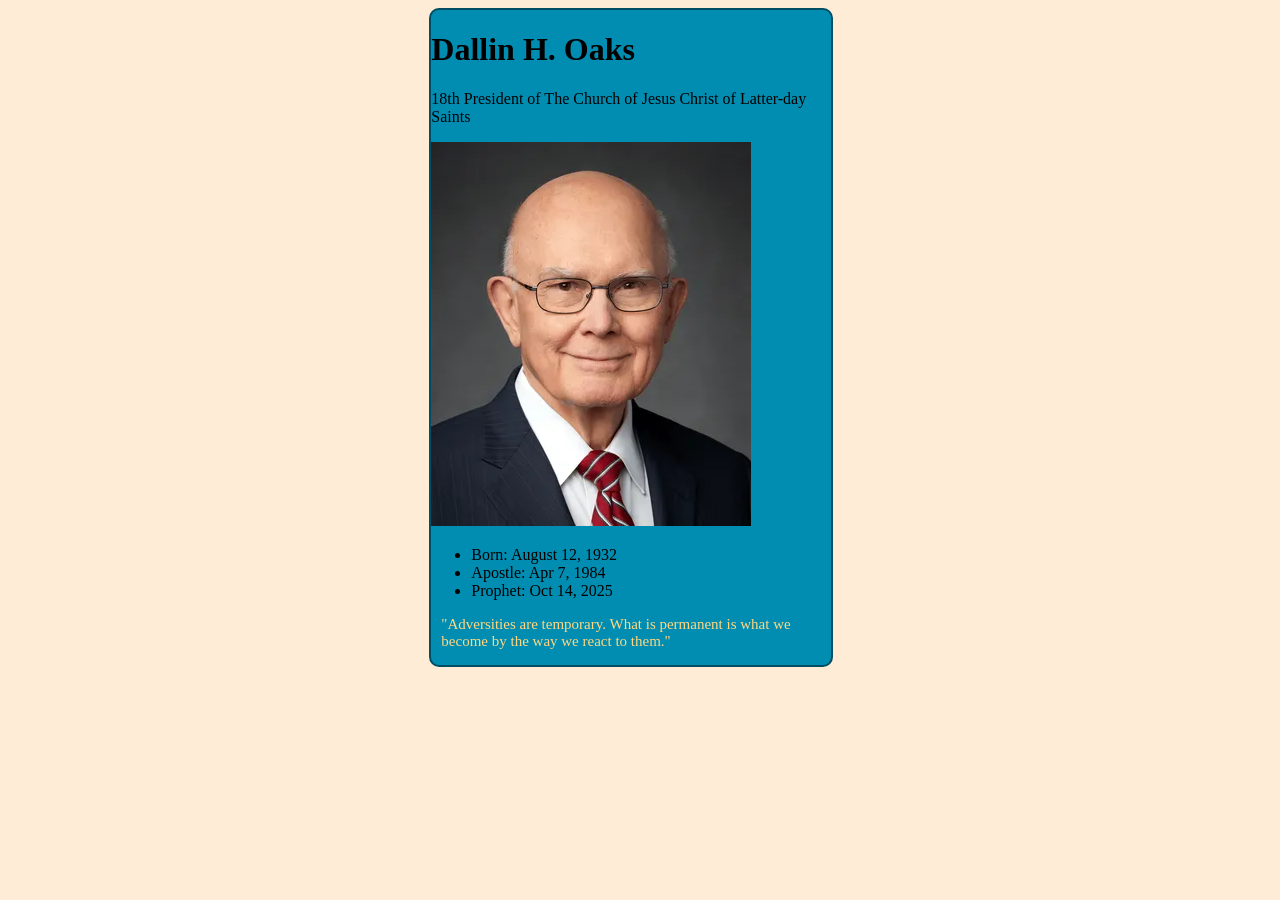
<file: ice/prophet_cards/oaks.html>
<!DOCTYPE html>
<html lang="en">
<head>
    <meta charset="UTF-8">
    <meta name="viewport" content="width=device-width, initial-scale=1.0">
    <title>Dallin H. Oaks</title>
    <style>
        /* Insert styles here, this is called an internal stylesheet  */
        #card {
            background-color: #008DB1;
            border: 2px solid #004E63;
            width: 400px;
            border-radius: 10px;
            grid-column: 2 / 3;
        }


        body {
            background: #FFECD7;
            display: grid;
            grid-template-columns: 1fr 1fr 1fr; 
        }

        #h1 {
            color: #FFFFFE;
            font: Helvetica;
            font-size: 50px;
            text-align: center; 
        }

        #p {
            color: #FFFFFE;
            text-align: center;
            font-size: 40px;
            font: Helvetica; 
        }

        #ul {
            color: #FFFFFE;
            font: Helvetica; 
            margin-left: 10px;
            margin-right: 10px
        }

        #quote {
            color: #FFD783;
            text-align: left;
            font-size: 15px;
            font: 'Nanum Brush Script';
            margin-left: 10px;
            margin-right: 10px;  
        }
    </style>
</head>
<body>
    <!-- Insert HTML elements here -->
    <div id="card">
    <h1>Dallin H. Oaks</h1>
    <p>18th President of The Church of Jesus Christ of Latter-day Saints</p>
    <img src="images/oaks.webp" alt="Dallin H Oaks Portrait">
    <ul>
        <li>Born: August 12, 1932</li>
        <li>Apostle: Apr 7, 1984</li>
        <li>Prophet: Oct 14, 2025</li>
    </ul>

    <p id="quote">
        "Adversities are temporary. What is permanent is what we become by the way we react to them."
    </p>
    </div>
    
</body>
</body>
</html>
</file>
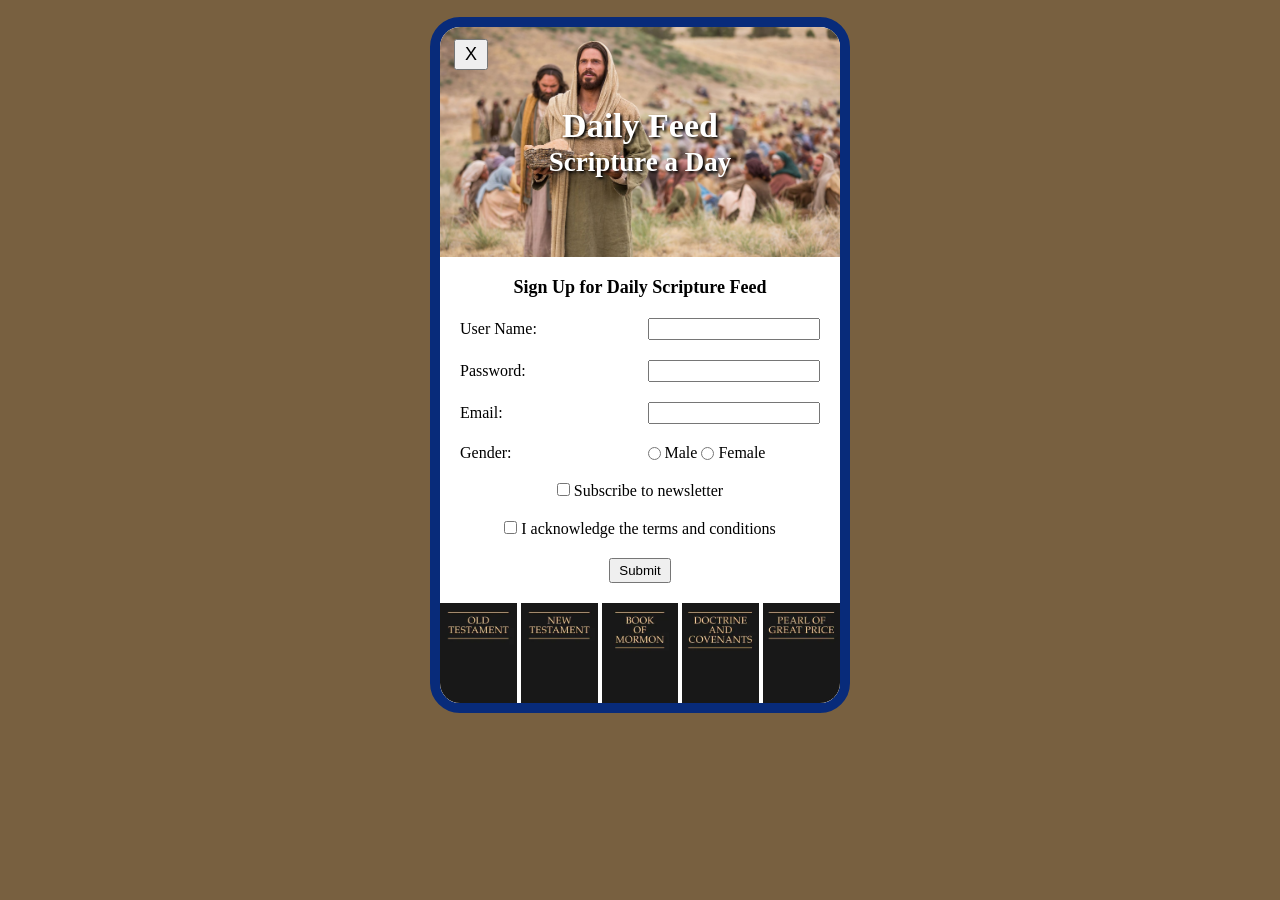
<file: ice/signup/signup.html>
<!DOCTYPE html>
<html lang="en">

<head>
    <meta charset="UTF-8">
    <meta name="viewport" content="width=device-width, initial-scale=1.0">
    <title>Daily Feed Sign Up</title>

    <style>
        * {
            box-sizing: border-box;
            margin: 0;
        }

        body {
            background: rgb(120, 96, 64);
            font-family: "Times New Roman", serif;
        }

        #formContainer {
            width: 420px;
            margin: 17px auto;
            background-color: white;
            border: 10px solid #082b7a;
            border-radius: 30px;
            overflow: hidden;
            position: relative;
        }

        .banner {
            height: 230px;
            background-image: url("images/jesus_feeds_5000.jpeg");
            background-size: cover;
            background-position: center;
            display: grid;
            place-items: center;
            text-align: center;
            color: white; 
            text-shadow: 2px 2px 3px black;
        }

        .banner h1 {
            font-size: 34px;
            line-height: 1.2;
        }

        .banner h2 {
            font-size: 27px;
        }

        #closeBtn {
            position: absolute;
            top: 12px;
            left: 14px;
            padding: 3px 9px;
            font-size: 18px;
            cursor: pointer;
            z-index: 2;
        }

        #formContainer h3 {
            text-align: center;
            font-size: 18px;
            margin: 20px 0;
        }

        #myForm {
            display: grid;
            grid-template-columns: 1fr 1fr;
            column-gap: 15px;
            row-gap: 20px;
            padding: 0 20px 20px;
            align-items: center;
        }

        #myForm > label {
            font-size: 16px;
        }

        #myForm > input {
            width: 100%;
            height: 22px;
        }

        #myForm > div {
            display: flex;
            align-items: center;
            gap: 4px;
        }

        #myForm > section {
            grid-column: 1 / 3;
            text-align: center;
        }

        #myForm > section button {
            padding: 3px 8px;
            cursor: pointer;
        }
        
        .scriptures {
            display: grid;
            grid-template-columns: repeat(5, 1fr);
            gap: 4px;
            background-color: white;
        }

        .scriptures img {
            width: 100%;
            height: 100px;
            object-fit: cover;
            display: block;
        }

        #output {
            max-width: 420px;
            margin: 20px auto;
            color: black;
            line-height: 1.6;
        }

        /* Mobile screens */
        @media (max-width: 450px) {
            #formContainer {
                width: 95%;
            }

            #myForm {
                column-gap: 10px;
                padding: 0 15px 20px;
            }

            .banner h1 {
                font-size: 30px;
            }

            .banner h2 {
                font-size: 24px;
            }
        }
    </style>
</head>

<body>

    <div id="formContainer">

        <button type="button" id="closeBtn">X</button>

        <div class="banner">
            <div>
                <h1>Daily Feed</h1>
                <h2>Scripture a Day</h2>
            </div>
        </div>

        <h3>Sign Up for Daily Scripture Feed</h3>

        <form id="myForm">

            <label for="username">User Name:</label>
            <input type="text" id="username"
                   name="username" required>

            <label for="password">Password:</label>
            <input type="password" id="password"
                   name="password" required>

            <label for="email">Email:</label>
            <input type="email" id="email"
                   name="email" required>

            <label>Gender:</label>
            <div>
                <input type="radio" id="male"
                       name="gender" value="male" required>
                <label for="male">Male</label>

                <input type="radio" id="female"
                       name="gender" value="female" required>
                <label for="female">Female</label>
            </div>

            <section>
                <input type="checkbox" id="newsletter"
                       name="newsletter">
                <label for="newsletter">
                    Subscribe to newsletter
                </label>
            </section>

            <section>
                <input type="checkbox" id="conditions"
                       name="conditions" required>
                <label for="conditions">
                    I acknowledge the terms and conditions
                </label>
            </section>

            <section>
                <button type="submit">Submit</button>
            </section>

        </form>

        <!-- Scripture images -->
        <div class="scriptures">

            <img src="images/old_testament.webp"
                 alt="Old Testament">

            <img src="images/new_testament.webp"
                 alt="New Testament">

            <img src="images/book_of_mormon.webp"
                 alt="Book of Mormon">

            <img src="images/doctrine_and_covenants.webp"
                 alt="Doctrine and Covenants">

            <img src="images/pearl_of_great_price.webp"
                 alt="Pearl of Great Price">

        </div>

    </div>

    <div id="output"></div>

    <script>
        // Close the signup form
        document.getElementById("closeBtn").addEventListener(
            "click",
            function () {
                document.getElementById("formContainer")
                    .style.display = "none";
            }
        );

        const form = document.getElementById("myForm");
        const output = document.getElementById("output");

        // Display submitted form information
        form.addEventListener("submit", function (event) {
            event.preventDefault();

            const formData = new FormData(form);
            const entries = [];

            for (const [key, value] of formData.entries()) {
                if (key === "password") {
                    entries.push(
                        `<strong>${key}</strong>: [hidden for security]`
                    );
                } else {
                    entries.push(
                        `<strong>${key}</strong>: ${value}`
                    );
                }
            }

            output.innerHTML = `
                <h3>Here is the data that would be sent to the server:</h3>
                <ul>
                    ${entries.map(item => `<li>${item}</li>`).join("")}
                </ul>
            `;
        });
    </script>

</body>
</html>
</file>
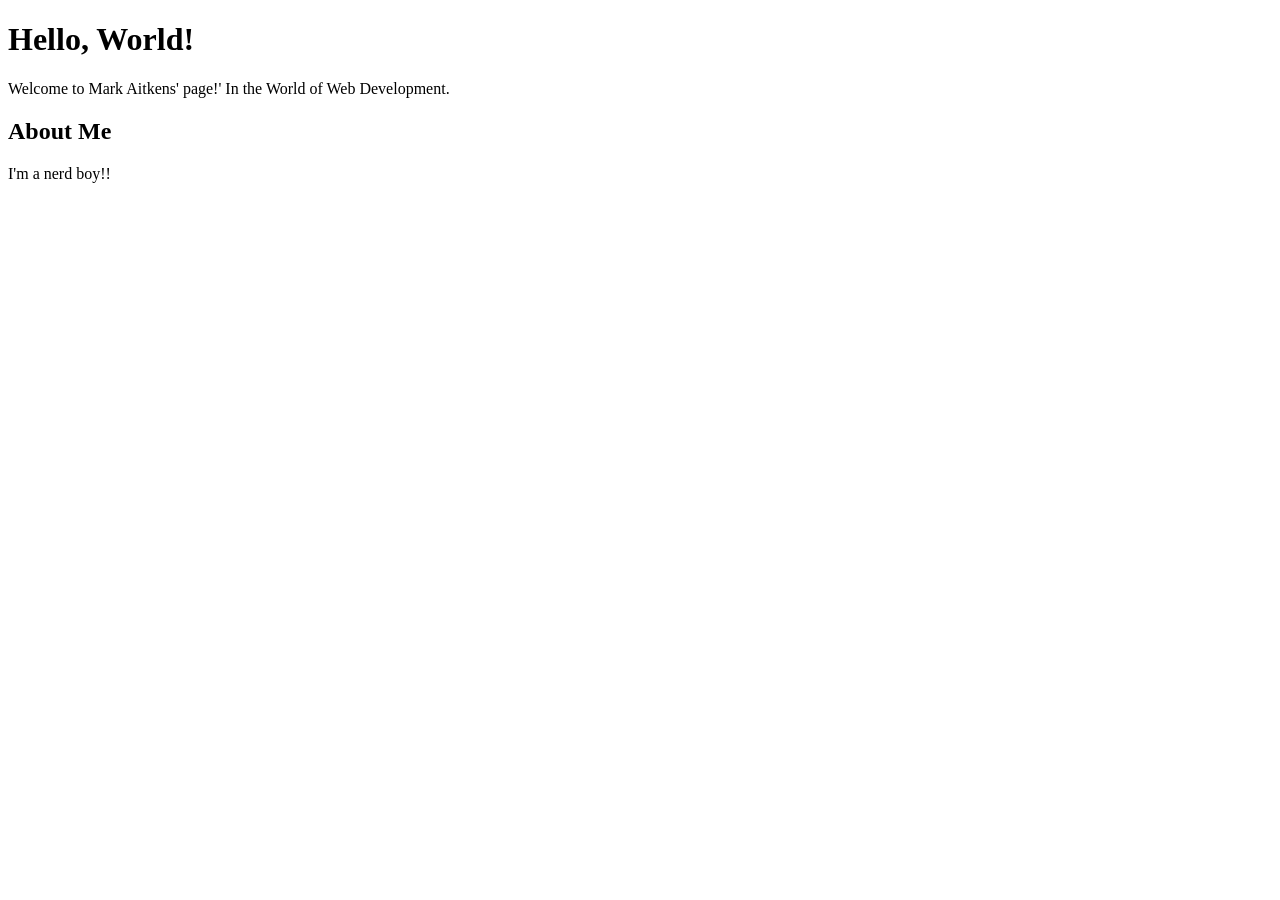
<file: ice/W01/hello-world.html>
<!DOCTYPE html>
<html>
    <head>
        <title>Hello, World!</title>
    </head>  
    <body>
        <h1>Hello, World!</h1>
        <p>Welcome to Mark Aitkens' page!' In the World of Web Development.</p>
        <h2>About Me</h2>
        <p>I'm a nerd boy!!</p>
        <!-- This is a comment -->
         <!-- TO DO: Add more information about myself -->
    </body>
</html>
</file>
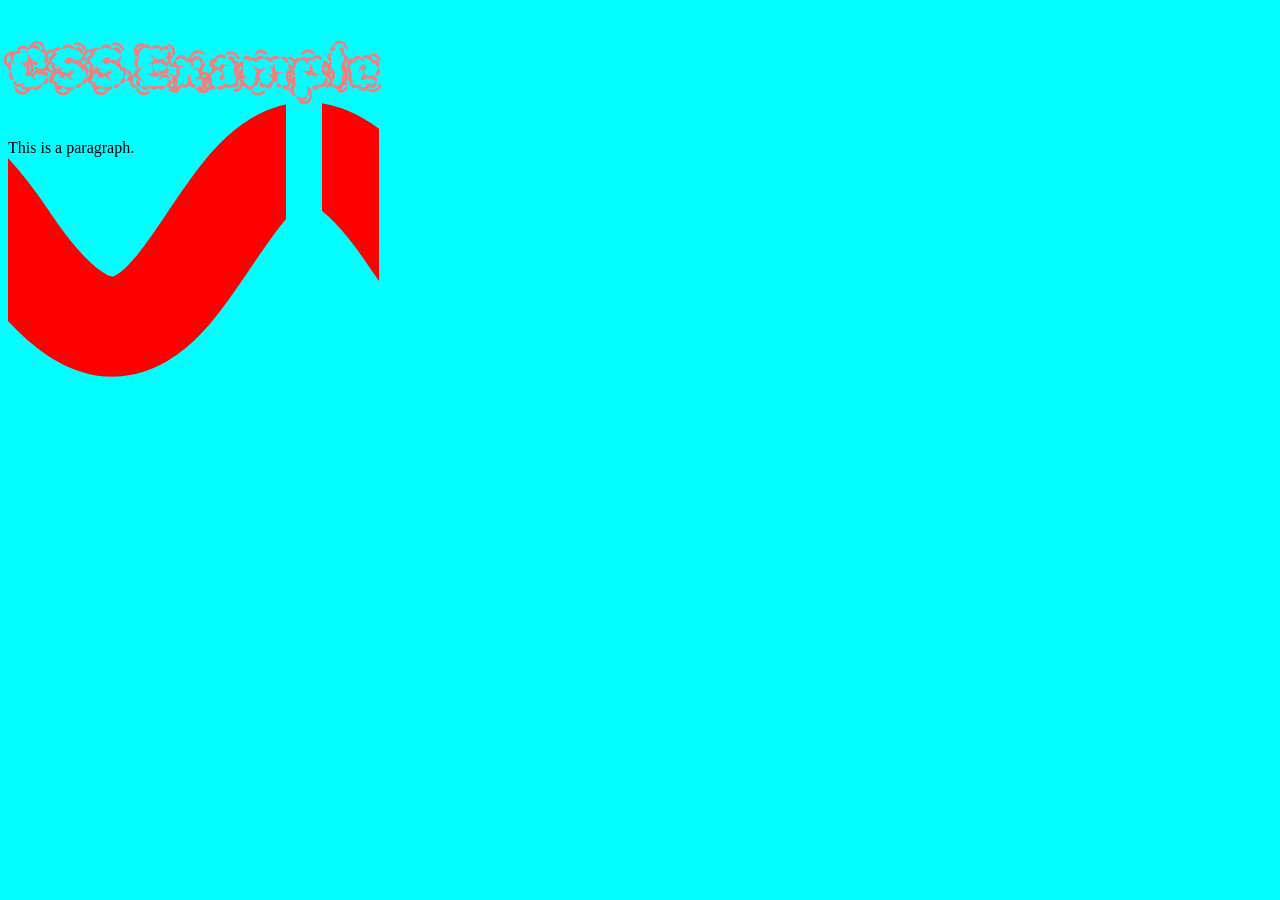
<file: ice/week-2/css-example.html>
<!DOCTYPE html>
<html lang="en">
    <head> 
        <title>CSS Example</title>
    </head>
    <style>
        @import url('https://fonts.googleapis.com/css2?family=Rubik+Puddles&display=swap');
        /* This is a CSS comment .
        WE are in CSS land
        */
       body {
        background-color: aqua;
       }
       h1 {
        color: LightCoral; 
        font-family:'Rubik Puddles', 'Arial, sans-serif';
        font-size: 55px;
        font-weight: 800;
        text-decoration: underline wavy;
        text-decoration-color: red;
        text-decoration-thickness: 100px;
       }
    </style>
    <body>
        <!-- This is a HTML comment --> 
        <h1>CSS Example</h1>
        <p>This is a paragraph. </p>
    </body>   
</html>
</file>
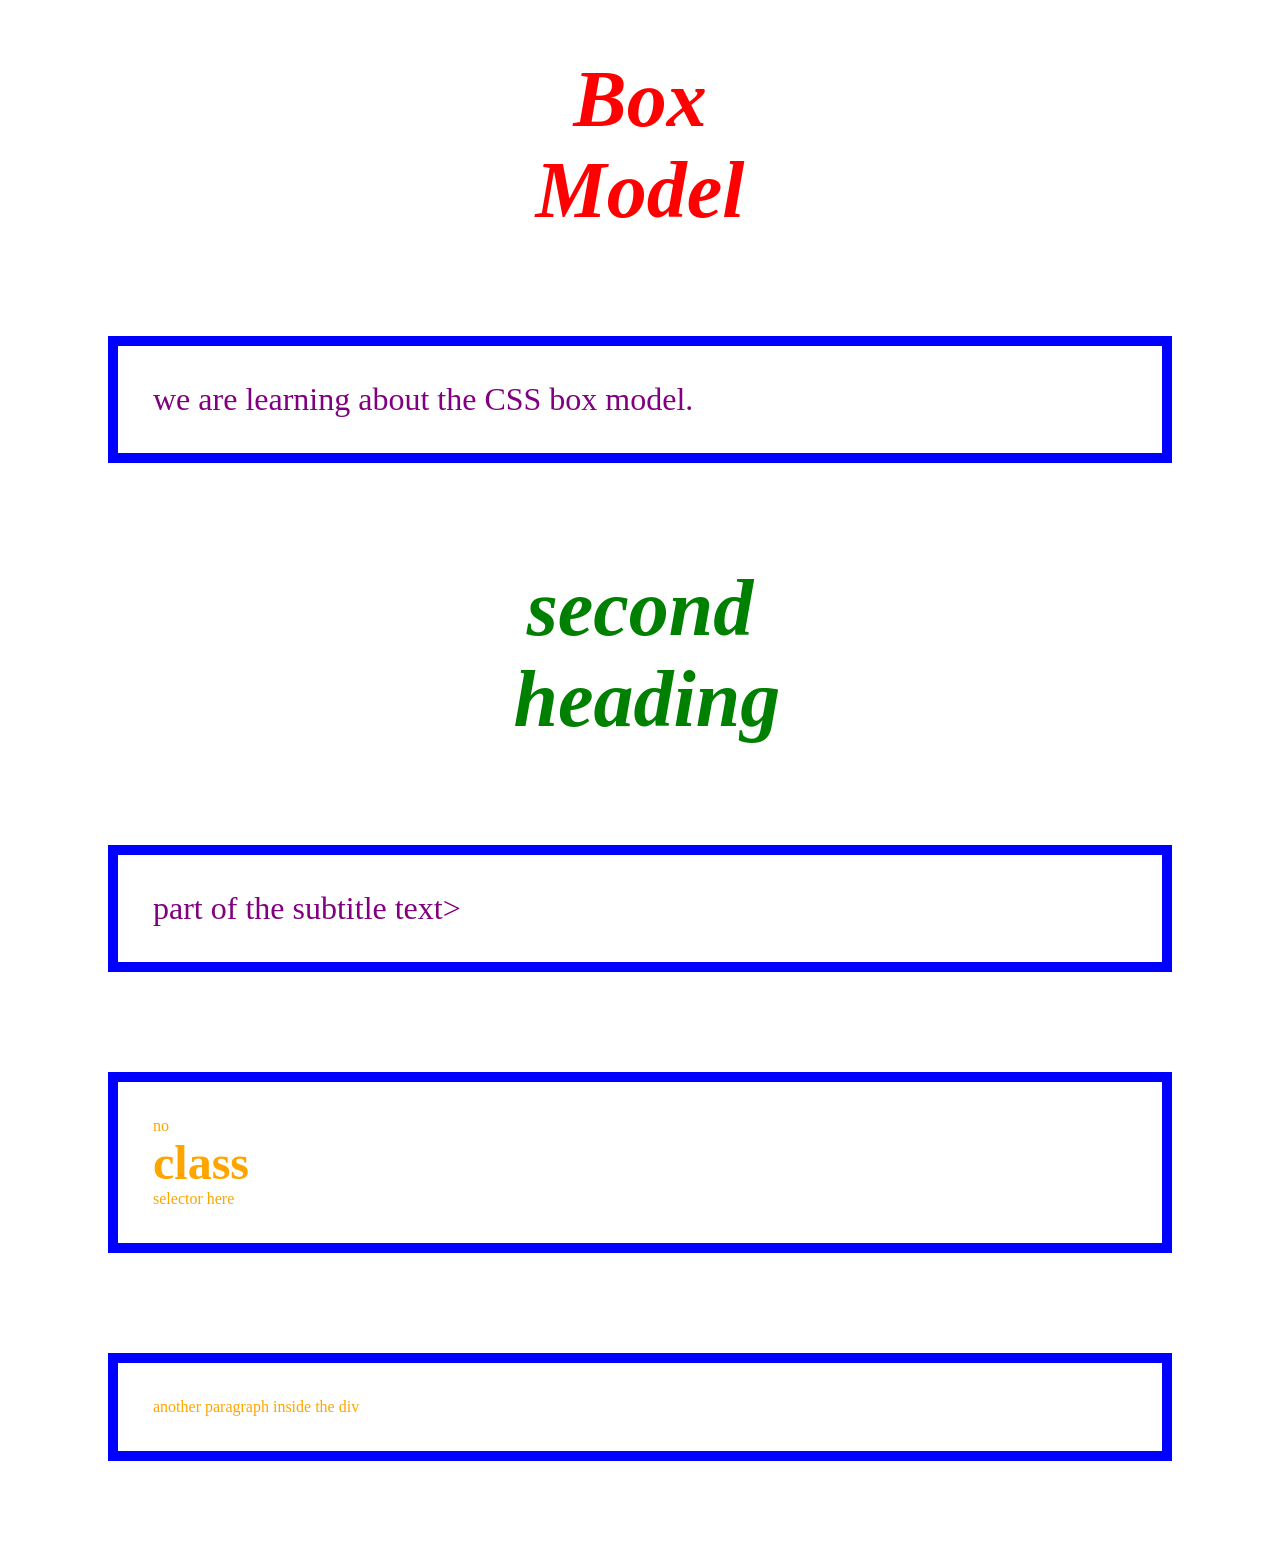
<file: ice/week-3/box-model.html>
<!DOCTYPE html>
<html lang="en">
<head>
    <meta charset="UTF-8">
    <meta name="viewport">
    <title>Box Model</title>
    <link rel="stylesheet" href="box-model.css">
</head>
<body>
    <h1>Box Model</h1> 
    <p class="subtitle-text">we are learning about the CSS box model.</p>
    <h1 id = "second-heading" class="subtitle-text">second heading</h1>
    <p class="subtitle-text">part of the subtitle text>
        <div>
           <p>no <span>class</span> selector here</p> 
           <p>another paragraph inside the div</p>
        </div>

</body>
</html>
</file>
<file: styles/styles.css>
:root {
    --navy: #1E3A8A;
    --blue: #3B82F6;
    --sky: #0EA5E9;
    --paper: #F8FAFC;
    --ink: #1F2937;
    --muted: #64748B;
    --line: #DBE5F0;
    --white: #FFFFFF;
    --radius: 20px;
    --shadow: 0 18px 45px rgba(30, 58, 138, 0.10);
}

* {
    box-sizing: border-box;
    margin: 0;
    padding: 0;
}

html {
    scroll-behavior: smooth;
}

body {
    background: var(--paper);
    color: var(--ink);
    font-family: "Open Sans", sans-serif;
    line-height: 1.6;
}

img {
    display: block;
    max-width: 100%;
}

h1, h2, h3 {
    font-family: "Montserrat", sans-serif;
    line-height: 1.2;
}

a {
    color: inherit;
}

button, input, textarea {
    font: inherit;
}

/* HEADER AND NAVIGATION */

.site-header {
    width: min(1180px, calc(100% - 48px));
    min-height: 86px;
    margin: 0 auto;
    display: flex;
    align-items: center;
    justify-content: space-between;
    gap: 25px;
}

.brand {
    display: flex;
    align-items: center;
    gap: 12px;
    color: var(--navy);
    text-decoration: none;
    font-family: "Montserrat", sans-serif;
    font-size: 1.05rem;
    font-weight: 800;
}

.brand-logo {
    width: 40px;
    height: 40px;
    object-fit: contain;
    flex-shrink: 0;
}

.brand-mark {
    width: 46px;
    height: 46px;
    flex-shrink: 0;
    display: grid;
    place-items: center;
    background: var(--blue);
    color: var(--white);
    border-radius: 14px;
    font-family: "Montserrat", sans-serif;
    font-size: 1.2rem;
    font-weight: 800;
}

.site-nav {
    display: flex;
    align-items: center;
    gap: 30px;
}

.site-nav a {
    color: var(--muted);
    text-decoration: none;
    font-size: 0.9rem;
    font-weight: 700;
    transition: color 0.2s;
}

.site-nav a:hover,
.site-nav a.active {
    color: var(--navy);
}

/* HERO SECTION */

.hero {
    position: relative;
    isolation: isolate;
    overflow: hidden;
    width: min(1180px, calc(100% - 48px));
    min-height: 470px;
    margin: 18px auto 88px;
    padding: clamp(32px, 6vw, 76px);
    display: grid;
    grid-template-columns: 1.1fr 0.9fr;
    align-items: center;
    gap: clamp(32px, 5vw, 70px);
    background: linear-gradient(
        135deg,
        #FFFFFF 0%,
        #EFF6FF 100%
    );
    border: 1px solid var(--line);
    border-radius: var(--radius);
}

.hero::before {
    content: "";
    position: absolute;
    z-index: -1;
    top: -100px;
    right: -100px;
    width: 300px;
    height: 300px;
    background: rgba(14, 165, 233, 0.08);
    border-radius: 50%;
}

.hero-copy {
    max-width: 610px;
}

.eyebrow {
    display: inline-block;
    margin-bottom: 18px;
    color: var(--blue);
    font-size: 0.78rem;
    font-weight: 800;
    letter-spacing: 0.13em;
    text-transform: uppercase;
}

.hero h1 {
    margin-bottom: 22px;
    color: var(--navy);
    font-size: clamp(2.5rem, 5vw, 4.5rem);
    letter-spacing: -0.045em;
}

.hero h1 span {
    color: var(--blue);
}

.hero p {
    max-width: 560px;
    margin-bottom: 28px;
    color: var(--muted);
    font-size: 1.05rem;
}

.hero-actions {
    display: flex;
    align-items: center;
    flex-wrap: wrap;
    gap: 14px;
}

.button {
    min-height: 48px;
    padding: 13px 22px;
    display: inline-flex;
    align-items: center;
    justify-content: center;
    border: 1px solid transparent;
    border-radius: 12px;
    font-size: 0.9rem;
    font-weight: 800;
    text-decoration: none;
    transition:
        background 0.2s,
        color 0.2s,
        border-color 0.2s,
        transform 0.2s;
}

.button:hover {
    transform: translateY(-2px);
}

.button-primary {
    background: var(--navy);
    color: var(--white);
}

.button-primary:hover {
    background: var(--blue);
}

.button-secondary {
    background: var(--white);
    color: var(--navy);
    border-color: var(--line);
}

.button-secondary:hover {
    border-color: var(--blue);
    color: var(--blue);
}

/* HERO LOGO IMAGE */

.hero-art {
    position: relative;
    z-index: 1;
    padding: 10px 10px 25px 0;
}

.hero-image-frame {
    width: 100%;
    max-width: 240px;
    height: 200px;
    margin: 0 auto;
    display: flex;
    align-items: center;
    justify-content: center;
    overflow: hidden;
    padding: 10px;
    background: var(--white);
    border: 1px solid var(--line);
    border-radius: 24px;
    box-shadow: var(--shadow);
    transform: rotate(2deg);
}

.hero-image-frame img {
    width: 100%;
    height: 100%;
    padding: 8px;
    object-fit: contain;
    border-radius: 17px;
}

.image-note {
    position: absolute;
    right: 0;
    bottom: 0;
    padding: 13px 17px;
    display: flex;
    align-items: center;
    gap: 10px;
    background: var(--white);
    border: 1px solid var(--line);
    border-radius: 14px;
    box-shadow: var(--shadow);
    font-size: 0.82rem;
    font-weight: 800;
}

.note-dot {
    width: 10px;
    height: 10px;
    flex-shrink: 0;
    background: var(--sky);
    border-radius: 50%;
}

/* GENERAL SECTION STYLES */

.section-wrap {
    width: min(1180px, calc(100% - 48px));
    margin: 0 auto 90px;
}

.section-heading {
    margin-bottom: 35px;
    display: flex;
    align-items: end;
    justify-content: space-between;
    gap: 25px;
}

.section-heading h2 {
    margin-bottom: 10px;
    color: var(--navy);
    font-size: clamp(1.8rem, 3vw, 2.6rem);
}

.section-heading p {
    max-width: 600px;
    color: var(--muted);
}

.section-label {
    display: block;
    margin-bottom: 10px;
    color: var(--blue);
    font-size: 0.76rem;
    font-weight: 800;
    letter-spacing: 0.12em;
    text-transform: uppercase;
}

/* PROJECT CARDS */

.project-grid {
    display: grid;
    grid-template-columns: repeat(3, minmax(0, 1fr));
    gap: 24px;
}

.project-card {
    min-height: 310px;
    padding: 28px;
    display: flex;
    flex-direction: column;
    align-items: flex-start;
    background: var(--white);
    border: 1px solid var(--line);
    border-radius: var(--radius);
    box-shadow: 0 8px 24px rgba(30, 58, 138, 0.04);
    transition:
        transform 0.2s,
        box-shadow 0.2s,
        border-color 0.2s;
}

.project-card:hover {
    transform: translateY(-5px);
    border-color: #BBD3F7;
    box-shadow: var(--shadow);
}

.project-number {
    width: 44px;
    height: 44px;
    margin-bottom: 24px;
    display: grid;
    place-items: center;
    background: #EFF6FF;
    color: var(--blue);
    border-radius: 13px;
    font-family: "Montserrat", sans-serif;
    font-weight: 800;
}

.project-card h3 {
    margin-bottom: 12px;
    color: var(--navy);
    font-size: 1.2rem;
}

.project-card p {
    min-height: 78px;
    margin-bottom: 22px;
    color: var(--muted);
    font-size: 0.92rem;
}

.project-link {
    margin-top: auto;
    color: var(--blue);
    font-size: 0.9rem;
    font-weight: 800;
    text-decoration: none;
}

.project-link:hover {
    color: var(--navy);
}

/* ABOUT SECTION */

.about-strip {
    width: min(1080px, calc(100% - 48px));
    margin: 0 auto 90px;
    padding: 34px 40px;
    display: grid;
    grid-template-columns: auto 1fr;
    align-items: center;
    gap: 25px;
    background: var(--navy);
    border-radius: 24px;
    color: var(--white);
}

.about-symbol {
    width: 66px;
    height: 66px;
    flex-shrink: 0;
    display: flex;
    align-items: center;
    justify-content: center;
    padding: 6px;
    overflow: hidden;
    background: var(--white);
    border-radius: 18px;
}

.about-symbol img {
    width: 100%;
    height: 100%;
    object-fit: contain;
}

.about-strip h2 {
    margin-bottom: 10px;
    font-size: 1.6rem;
}

.about-strip p {
    max-width: 780px;
    color: #DBEAFE;
    font-size: 0.95rem;
}

/* CONTACT SECTION */

.contact {
    width: min(1180px, calc(100% - 48px));
    margin: 0 auto 90px;
    display: grid;
    grid-template-columns: 0.8fr 1.2fr;
    gap: 50px;
    align-items: start;
}

.contact-copy h2 {
    margin-bottom: 15px;
    color: var(--navy);
    font-size: clamp(1.8rem, 3vw, 2.6rem);
}

.contact-copy p {
    margin-bottom: 20px;
    color: var(--muted);
}

.contact-details {
    display: grid;
    gap: 12px;
}

.contact-details a {
    color: var(--blue);
    font-weight: 700;
    text-decoration: none;
}

.contact-details a:hover {
    color: var(--navy);
}

.contact-form {
    padding: 32px;
    display: grid;
    gap: 18px;
    background: var(--white);
    border: 1px solid var(--line);
    border-radius: var(--radius);
    box-shadow: var(--shadow);
}

.form-group {
    display: grid;
    gap: 8px;
}

.form-group label {
    color: var(--navy);
    font-size: 0.88rem;
    font-weight: 800;
}

.form-group input,
.form-group textarea {
    width: 100%;
    padding: 13px 15px;
    background: var(--paper);
    color: var(--ink);
    border: 1px solid var(--line);
    border-radius: 10px;
    outline: none;
    transition: border-color 0.2s, box-shadow 0.2s;
}

.form-group input:focus,
.form-group textarea:focus {
    border-color: var(--blue);
    box-shadow: 0 0 0 3px rgba(59, 130, 246, 0.12);
}

.form-group textarea {
    min-height: 130px;
    resize: vertical;
}

.contact-form .button {
    cursor: pointer;
}

/* FOOTER */

.site-footer {
    min-height: 90px;
    padding: 24px max(24px, calc((100% - 1180px) / 2));
    display: flex;
    align-items: center;
    justify-content: space-between;
    flex-wrap: wrap;
    gap: 15px 25px;
    background: var(--white);
    border-top: 1px solid var(--line);
}

.footer-brand {
    color: var(--navy);
    font-weight: 800;
    text-decoration: none;
}

.footer-brand span {
    color: var(--muted);
    font: 600 0.82rem "Open Sans", sans-serif;
}

.site-footer p {
    margin: 0;
    font-size: 0.8rem;
}

.footer-links {
    display: flex;
    gap: 17px;
}

.footer-links a {
    color: var(--muted);
    font-size: 0.82rem;
    text-decoration: none;
}

.footer-links a:hover {
    color: var(--navy);
}

/* TABLET RESPONSIVE DESIGN */

@media (max-width: 820px) {
    .hero {
        grid-template-columns: 1fr;
        gap: 30px;
    }

    .hero-copy {
        max-width: 100%;
    }

    .hero-art {
        width: min(100%, 520px);
        margin: 0 auto;
    }

    .hero-image-frame {
        max-width: 240px;
        height: 200px;
    }

    .project-grid {
        grid-template-columns: repeat(2, minmax(0, 1fr));
    }

    .section-heading {
        align-items: flex-start;
        flex-direction: column;
    }

    .contact {
        grid-template-columns: 1fr;
        gap: 30px;
    }
}

/* MOBILE RESPONSIVE DESIGN */

@media (max-width: 560px) {
    .site-header {
        width: calc(100% - 32px);
        padding: 15px 0;
        flex-direction: column;
        align-items: flex-start;
        gap: 18px;
    }

    .site-nav {
        width: 100%;
        flex-wrap: wrap;
        gap: 12px 20px;
    }

    .site-nav a {
        font-size: 0.84rem;
    }

    .hero,
    .section-wrap,
    .about-strip,
    .contact {
        width: calc(100% - 32px);
    }

    .hero {
        min-height: auto;
        margin: 10px auto 65px;
        padding: 28px 22px;
        border-radius: 18px;
        gap: 28px;
    }

    .hero h1 {
        font-size: 2.5rem;
    }

    .hero p {
        font-size: 0.96rem;
    }

    .hero-actions {
        align-items: stretch;
        flex-direction: column;
    }

    .hero-actions .button {
        width: 100%;
    }

    .hero-art {
        padding: 5px 5px 24px 0;
    }

    .hero-image-frame {
        max-width: 220px;
        height: 180px;
    }

    .image-note {
        right: -3px;
        padding: 10px 12px;
        font-size: 0.72rem;
    }

    .section-wrap,
    .contact {
        margin-bottom: 65px;
    }

    .section-heading {
        margin-bottom: 25px;
    }

    .project-grid {
        grid-template-columns: 1fr;
        gap: 16px;
    }

    .project-card {
        min-height: auto;
        padding: 24px;
    }

    .project-card p {
        min-height: 0;
    }

    .about-strip {
        margin-bottom: 65px;
        padding: 26px 22px;
        grid-template-columns: 1fr;
        gap: 18px;
        border-radius: 18px;
    }

    .about-symbol {
        width: 60px;
        height: 60px;
    }

    .contact-form {
        padding: 21px;
    }

    .site-footer {
        align-items: flex-start;
        flex-direction: column;
        padding: 25px 20px;
    }

    .footer-links {
        flex-wrap: wrap;
    }
}

/* PROGRESS CHECK 300 ADDITIONS */

.brand-name small {
    display: block;
    color: var(--muted);
    font-size: 0.7rem;
    font-weight: 600;
}

.hero-copy {
    min-width: 0;
}

.project-card {
    min-width: 0;
}

.project-card[id],
.about-strip[id] {
    scroll-margin-top: 24px;
}

.project-table {
    width: 100%;
    border-collapse: collapse;
    margin-top: 20px;
    background: var(--white);
}

.project-table th,
.project-table td {
    padding: 12px 16px;
    border: 1px solid var(--line);
    text-align: left;
}

.project-table th {
    color: var(--navy);
    background: #EFF6FF;
}

.contact-form button {
    border: 0;
}

@media (max-width: 560px) {
    .project-table {
        font-size: 0.85rem;
    }

    .project-table th,
    .project-table td {
        padding: 9px;
    }
}
/* ICE CHALLENGES PAGE */

.ice-intro {
    padding-top: 60px;
    text-align: center;
}

.ice-intro h1 {
    color: var(--navy);
    font-size: clamp(2rem, 4vw, 3rem);
    margin-bottom: 20px;
}

.ice-intro p {
    max-width: 700px;
    margin: 0 auto;
    color: var(--muted);
}
/* WEEK 4: ABOUT PAGE */
.about-page-intro { padding-top: 64px; margin-bottom: 35px; }
.about-page-intro h1 { color: var(--navy); font-size: clamp(2.3rem, 5vw, 3.8rem); margin-bottom: 16px; }
.about-page-intro p { max-width: 700px; color: var(--muted); font-size: 1.08rem; }
.about-page-grid { display: grid; grid-template-columns: repeat(2, minmax(0, 1fr)); gap: 24px; }
.about-page-card { background: var(--white); border: 1px solid var(--line); border-radius: var(--radius); padding: 32px; box-shadow: var(--shadow); }
.about-page-card h2 { color: var(--navy); font-size: 1.45rem; margin-bottom: 16px; }
.about-page-card p { color: var(--muted); margin-bottom: 16px; }
.about-page-card ul { padding-left: 22px; color: var(--muted); }
.about-page-card li { margin-bottom: 9px; }
.about-page-wide { grid-column: 1 / -1; }
.about-page-wide .button { margin-top: 6px; }
@media (max-width: 650px) { .about-page-grid { grid-template-columns: 1fr; } .about-page-card { padding: 24px; } .about-page-intro { padding-top: 35px; } }
</file>
<file: wwr/styles/styles.css>
body {
    margin: 0;
    padding: 0;
    background-color: #E8D8C3;
    font-family: Arial, Helvetica, sans-serif;
    color: #4A3828;
}

#content {
    max-width: 1600px;
    margin: 0 auto;
    background-color: #F5EFE6;
}

img {
    max-width: 100%;
}


/* =========================
   HEADER
   ========================= */

header {
    background-color: #F5EFE6;
    display: grid;
    grid-template-columns: 150px auto;
}

.logo {
    width: 80px;
}

#logo_link {
    padding-top: 5px;
    justify-self: center;
    align-self: center;
}

nav {
    display: flex;
    justify-content: space-around;
    align-items: center;
    gap: 35px;
}

nav a {
    color: #4A3828;
    text-decoration: none;
    font-size: 18px;
    padding: 15px 20px;
}

nav a:hover {
    background-color: #D6C1A8;
    color: #000;
}


/* =========================
   HERO
   ========================= */

#hero {
    display: grid;
    grid-template-columns: 1fr 3fr 1fr;
}

#hero-box {
    grid-column: 1/4;
    grid-row: 1/3;
}

#hero-img {
    width: 100%;
    display: block;
}

#hero-msg {
    grid-column: 2/3;
    grid-row: 1/2;
    text-align: center;
    align-self: center;
    padding: 30px;
    background-color: #E8D8C3;
}


/* HAVE AN ADVENTURE TITLE */

.home-title {
    font-family: "Caveat", cursive;
    font-size: 80px;
    font-weight: 700;
    letter-spacing: 2px;
    color: #C9824A;
    margin: 10px 0;
}

#hero-msg h4 {
    font-size: 20px;
    margin: 10px 0 25px;
    color: #4A3828;
}


/* BOOK NOW BUTTON */

.button-box {
    margin: 20px;
}

.book {
    display: inline-block;
    background-color: #C9824A;
    color: white;
    text-decoration: none;
    padding: 14px 30px;
    border-radius: 8px;
    font-size: 18px;
    font-weight: bold;
    box-shadow: 0 3px 6px rgba(0, 0, 0, .2);
}

.book:hover {
    background-color: #B96845;
}


/* =========================
   RIVERS, CAMPING, RAPIDS
   ========================= */

main {
    text-align: center;
}

.rivers-card,
.camping-card,
.rapids-card {
    display: inline-block;
    vertical-align: top;
    width: 28%;
    margin: 40px 1%;
    background-color: #F5EFE6;

    /* Light brown border */
    border: 3px solid #D6C1A8;
    border-radius: 10px;

    box-shadow: 0 3px 8px rgba(0, 0, 0, .15);
    padding-bottom: 20px;
}

.card-img {
    width: 100%;
    display: block;
}

.icon {
    width: 60px;
    margin-top: 20px;
}

.rivers-card h2,
.camping-card h2,
.rapids-card h2 {
    font-size: 25px;
    margin: 15px 0;
    color: #4A3828;
}


/* =========================
   BACKGROUND AND MOUNTAINS
   ========================= */

#background {
    height: 725px;
    background-color: #D6C1A8;
    margin-top: 20px;
}

.mountains {
    display: block;
    width: 100%;
    margin-top: -600px;
    position: relative;
    z-index: 1;
}


/* =========================
   MORE THAN JUST THE THRILL
   ========================= */

.msg {
    position: relative;
    z-index: 2;
    background-color: #E8D8C3;
    max-width: 650px;
    margin: -250px auto 100px;
    padding: 45px;
    text-align: center;

    border: 3px solid #D6C1A8;
    border-radius: 12px;

    box-shadow: 0 3px 10px rgba(0, 0, 0, .2);
}

.msg h2 {
    font-size: 32px;
    margin-bottom: 20px;
    color: #C9824A;
}

.msg p {
    font-size: 18px;
    line-height: 1.6;
    color: #4A3828;
}


/* JOIN US BUTTON */

.join {
    display: inline-block;
    margin-top: 15px;
    background-color: #C9824A;
    color: white;
    text-decoration: none;
    padding: 14px 30px;
    border-radius: 8px;
    font-weight: bold;

    box-shadow: 0 3px 6px rgba(0, 0, 0, .2);
}

.join:hover {
    background-color: #B96845;
}


/* =========================
   FOOTER
   ========================= */

footer {
    background-color: #4A3828;
    color: white;
    padding: 30px 40px;

    display: flex;
    justify-content: space-between;
    align-items: center;
    flex-wrap: wrap;
}

footer p {
    margin: 5px 10px;
}

footer a {
    color: white;
    text-decoration: none;
}

footer a:hover {
    text-decoration: underline;
}

.social {
    display: flex;
    gap: 10px;
}

.social img {
    width: 40px;
}


/* =========================
   MOBILE
   ========================= */

@media screen and (max-width: 800px) {

    header {
        grid-template-columns: 1fr;
        text-align: center;
    }

    nav {
        flex-direction: column;
        gap: 5px;
    }

    .rivers-card,
    .camping-card,
    .rapids-card {
        display: block;
        width: 80%;
        margin: 30px auto;
    }

    .home-title {
        font-size: 50px;
    }

    footer {
        flex-direction: column;
        gap: 15px;
        text-align: center;
    }
}
</file>
<file: ice/favorite_devo/styles/styles.css>
body {
  margin: 0;
  height: 100%;
  font-family: Arial, sans-serif;
  background: linear-gradient(to bottom, #d3d3d3, #001f3f);
  background-repeat: no-repeat; /* Just in case */
  background-attachment: fixed;
}

.container {
  text-align: center;
}

.header {
  padding: 20px 0;
}

.header-image {
  background-image: url('../images/icenter.png'); /* Replace with your image */
  background-repeat: no-repeat;
  background-position: center;
  height: 150px;
  display: flex;
  flex-direction: column;
  justify-content: center;
  color: white;

}

.header-image h1 {
  margin: 0;
  line-height: 0.9;
  font-size: 3.5em;
  font-weight: bold;
  text-shadow: 2px 2px 4px rgba(0, 0, 0, 0.7);
  background: #00000055;
}

.content-box {
  background-color: white;
  margin: 30px auto;
  width: 90%;
  max-width: 900px;
  padding: 40px;
  box-shadow: 5px 5px 0px black;
  min-height: 400px;
  display: flex;
  flex-direction: column;
  justify-content: center;
  align-items: center; 

}

td, th {
  border: 2px solid black; 
}

table {
  border-collapse: collapse; 
  padding: 10px; 
}

tr:nth-child(even) {
  background-color: #001f3f; 
  color: white;
}

tr:hover {
  background-color: #f5f5f5; 
  color: gray;
}

form {
  display: grid;
  grid-template-columns: 1fr 2fr;
  gap: 10px
}

form input[type="Submit"]
{
  grid-column: 1 / 3; 
  width: 100px;
  justify-self: end;
}

label {
  text-align: right;
}
</file>
<file: ice/positioning/positionstyles.css>
/* CSS - Name: "positionstyles.css" */
/* Activity 1 styles */
.content1 {
    display: grid;
    grid-template-columns: 1fr 1fr;
    justify-items: center;
    gap: 20px;
}

.red1 {
    width: 100%;
    height: 100px;
    background-color: red;
    grid-column: 1 / 3;
}

.green1 {
    width: 200px;
    height: 200px;
    background-color: green;
}

.yellow1 {
    width: 200px;
    height: 200px;
    background-color: gold;
}

.blue1 {
    width: 100%;
    height: 100px;
    background-color: blue;
    grid-column: 1 / 3;
}
/* Activity 2 styles */ 
.content2 {
  /* This is the parent of the activity 2 boxes. */
  display: grid;
  grid-template-columns: repeat(5, 50px);
  grid-template-rows: repeat(5, 50px);
}
.red2 {
  width: 100px; 
  height: 100px; 
  background-color: red; 
  grid-column: 1 / 3;
  grid-row: 1 / 3;
} 
.green2 { 
  width: 100px; 
  height: 100px; 
  background-color: green; 
  grid-column: 2 / 4;
  grid-row: 2 / 4;
} 
.yellow2 {
  width: 100px; 
  height: 100px; 
  background-color: gold; 
  grid-column: 3 / 5;
  grid-row: 3 / 5;
} 
.blue2 {
  width: 100px; 
  height: 100px; 
  background-color: blue; 
  grid-column: 4 / 6;
  grid-row: 4 / 6;
} 
/* Activity 3 styles */ 
/* Activity 3 styles */
.content3 {
    display: grid;
    grid-template-columns: 1fr 1fr;
    column-gap: 10%;
}

.red3 {
    width: 100%;
    height: 100px;
    background-color: red;
    grid-column: 1 / 3;
}

.green3 {
    width: 100%;
    height: 200px;
    background-color: green;
    grid-column: 1;
}

.yellow3 {
    width: 100%;
    height: 200px;
    background-color: gold;
    grid-column: 2;
}

.blue3 {
    width: 100%;
    height: 100px;
    background-color: blue;
    grid-column: 1 / 3;
}
/* Activity 4 styles */ 
.content4 {
    display: grid;
    grid-template-columns: 1fr 1fr;
    grid-template-rows: repeat(3, 1fr);
    height: 400px;
}

.red4 {
    width: 100%;
    height: 100%;
    background-color: red;
    grid-column: 1;
    grid-row: 1 / 4;
}

.green4 {
    width: 100%;
    height: 100%;
    background-color: green;
    grid-column: 2;
    grid-row: 1;
}

.yellow4 {
    width: 100%;
    height: 100%;
    background-color: gold;
    grid-column: 2;
    grid-row: 2;
}

.blue4 {
    width: 100%;
    height: 100%;
    background-color: blue;
    grid-column: 2;
    grid-row: 3;
}
/* Activity 5 styles */
.content5 {
    height: 400px;
}

.red5 {
    width: 100%;
    height: 100px;
    background-color: red;
}

.green5 {
    width: 200px;
    height: 200px;
    background-color: green;
    float: left;
}

.yellow5 {
    background-color: gold;
}

.blue5 {
    width: 100%;
    height: 100px;
    background-color: blue;
    clear: both;
}
/* Activity 6 styles */
.content6 {
    display: grid;
    grid-template-columns: repeat(6, 100px);
    grid-template-rows: repeat(6, 100px);
}

.red6 {
    width: 100%;
    height: 100%;
    background-color: red;
    grid-column: 1 / 5;
    grid-row: 1 / 3;
    z-index: 1;
}

.green6 {
    width: 100%;
    height: 100%;
    background-color: green;
    grid-column: 1 / 3;
    grid-row: 5 / 7;
    z-index: 3;
}

.yellow6 {
    width: 100%;
    height: 100%;
    background-color: gold;
    grid-column: 5 / 7;
    grid-row: 3 / 7;
    z-index: 4;
}

.blue6 {
    width: 100%;
    height: 100%;
    background-color: blue;
    grid-column: 2 / 6;
    grid-row: 2 / 6;
    z-index: 2;
}


/* Do not make any changes below here */
.activity {
  width: 70%; 
  margin: 20px auto; 
  font-family: Arial, sans-serif; 
  border: 1px solid black; 
  padding: 10px; 
  clear:both; 
  overflow: auto;
} 

.hint {
  border: 1px solid grey;
  background: #e0e0e0;
  padding: .5em;
  position: relative;
  margin: 1em 0;
}
.hint h3 {
  margin: 0;
}
.hint:hover {
  background: #d0d0d0;
}
.hint > div {
  display: none;
}

.hint input[type=checkbox] {
  position: absolute;
  width: 100%;
  height: 100%;
  opacity: 0;
  z-index: 1;
  cursor: pointer;
}

.hint input[type=checkbox]:checked ~ div {
  display: block;
}

.hint i {
  position: absolute;
  transform: translate(-6px, 0);
  margin-top: 16px;
  right: 10px;
  top: -3px;
}
.hint i:before, .hint i:after {
  content: "";
  position: absolute;
  background-color: black;
  width: 3px;
  height: 9px;
}
.hint i:before {
  transform: translate(2px, 0) rotate(45deg);
}
.hint i:after {
  transform: translate(-2px, 0) rotate(-45deg);
}

.hint input[type=checkbox]:checked ~ i:before {
  transform: translate(-2px, 0) rotate(45deg);
}
.hint input[type=checkbox]:checked ~ i:after {
  transform: translate(2px, 0) rotate(-45deg);
}
.hint a {
  position: relative;
  z-index: 1;
}
</file>
<file: ice/week-3/box-model.css>
h1 {
    color: red;
    font-size: 80px;
    font-style: italic;
    text-align:center;
    margin-bottom: 100px;
    margin-left: 40%;
    margin-right: 40%;
}

/* adjust paragraph styling */
p {
    margin: 100px;
    border-style: solid;
    border-color: blue;
    border-width: 10px;
    padding: 35px;
}

/* an id selector */
#second-heading {
    color: green;

}

/* a class selector */
p.subtitle-text {
    color: purple;
    font-size: 32px;
}
 
/* Descendancy selector */
div p {
    color: orange;
}

/* span by default is an inline element */
div p span {
    display: block;
    font-weight:bolder;
    font-size: 48px;
}
</file>
